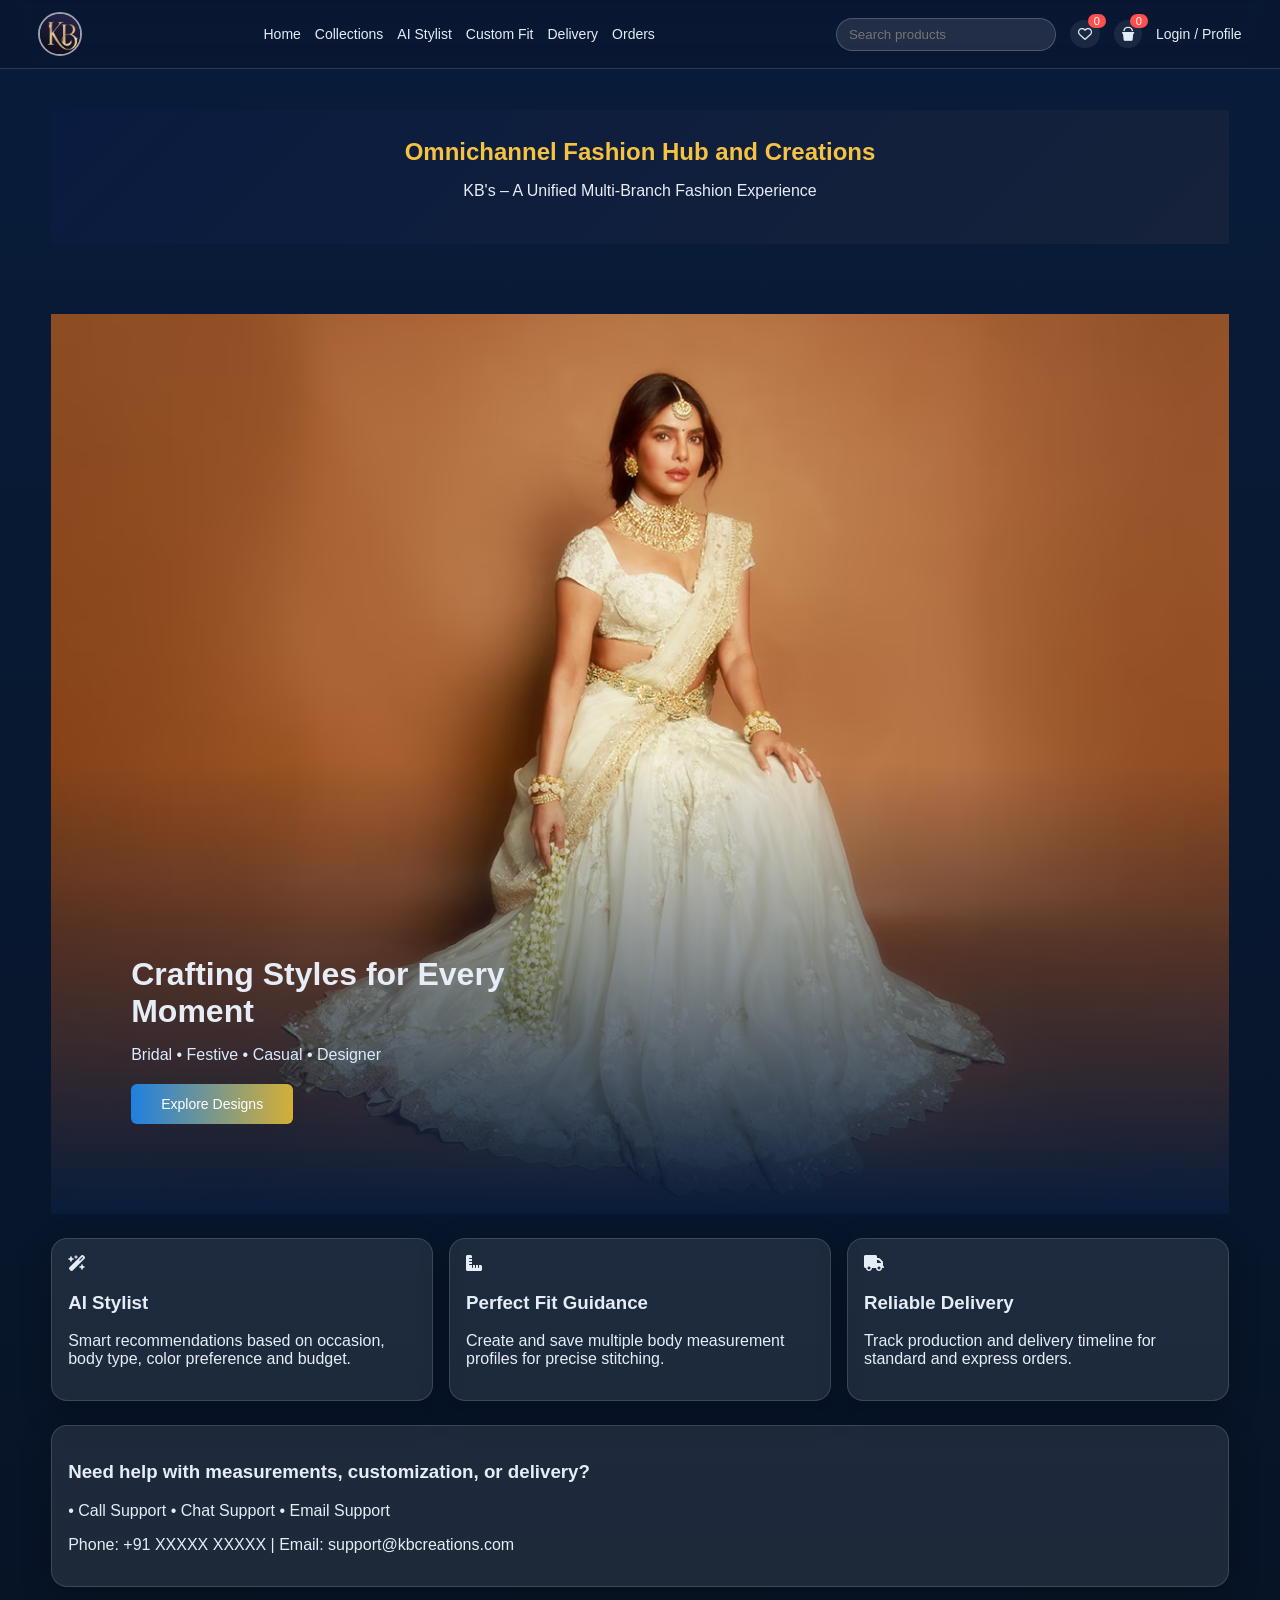
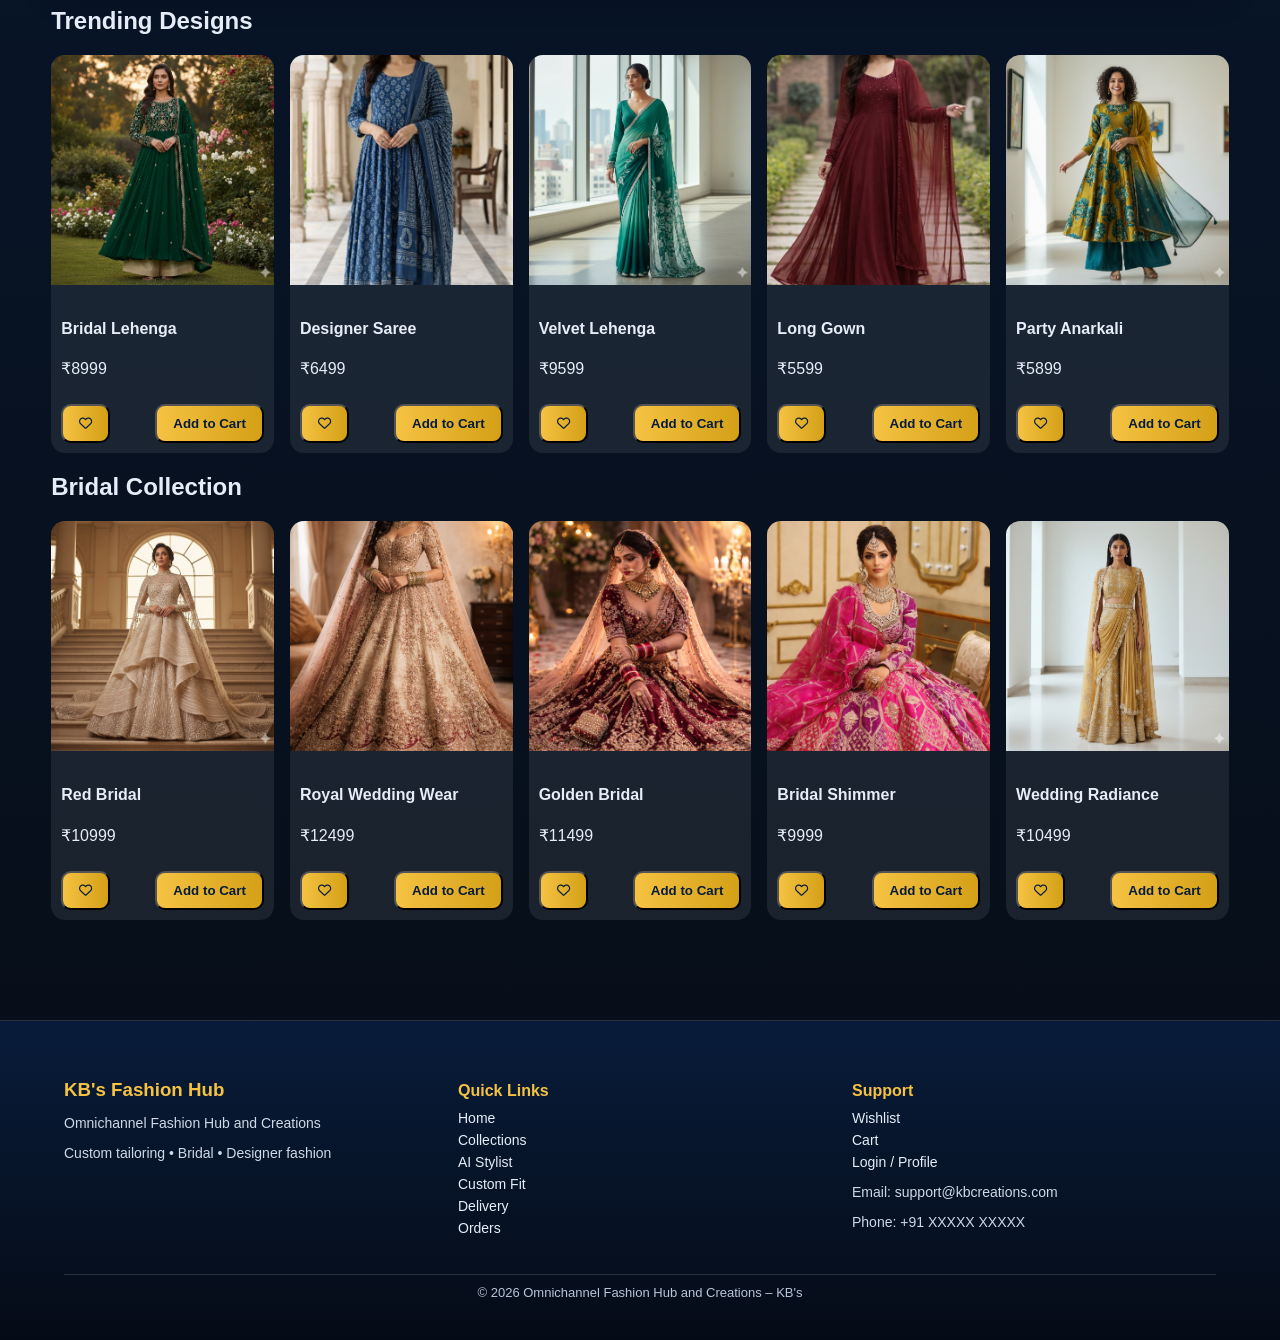
<file: index.html>
<!DOCTYPE html>
<html>

<head>
    <title>Omnichannel Fashion Hub and Creations – KB's</title>

    <meta name="viewport" content="width=device-width, initial-scale=1.0">

    <!-- Main CSS -->
    <link rel="stylesheet" href="style.css">

    <!-- Font Awesome Icons -->
    <link rel="stylesheet"
        href="https://cdnjs.cloudflare.com/ajax/libs/font-awesome/6.5.0/css/all.min.css">
</head>

<body>

    <!-- ================= NAVBAR ================= -->

    <nav class="navbar">

        <div class="nav-left">
            <a href="index.html" class="logo-circle">
                <img src="logo.png" alt="KB Logo">
            </a>
        </div>

        <div class="nav-center">
            <a href="index.html">Home</a>
            <a href="collections.html">Collections</a>
            <a href="ai-stylist.html">AI Stylist</a>
            <a href="custom-fit.html">Custom Fit</a>
            <a href="delivery.html">Delivery</a>
            <a href="orders.html">Orders</a>
        </div>

        <div class="nav-right">

            <!-- Search -->
            <div class="search-wrap">
                <input id="globalSearch" placeholder="Search products">
                <div id="searchSuggestions" class="suggestions"></div>
            </div>

            <!-- Wishlist -->
            <a class="icon-link" href="wishlist.html">
                <i class="fa-regular fa-heart"></i>
                <span class="badge wishlist-count">0</span>
            </a>

            <!-- Cart -->
            <a class="icon-link cart-link" href="cart.html">
                <i class="fa-solid fa-bucket"></i>
                <span class="badge cart-count">0</span>
            </a>

            <!-- Login -->
            <a href="login.html">Login / Profile</a>

        </div>

    </nav>

    <!-- ================= MAIN CONTENT ================= -->

    <main>

        <!-- Brand Header -->

        <section class="brand-header">
            <h1>Omnichannel Fashion Hub and Creations</h1>
            <p>KB's – A Unified Multi-Branch Fashion Experience</p>
        </section>

        <!-- ================= HERO SECTION ================= -->

        <div class="hero">

            <!-- Slides -->

            <div class="slide active"
                style="background-image:url('images/Priyanka-Chopras.jpg')"></div>

            <div class="slide"
                style="background-image:url('images/Elegant.jpg')"></div>

            <div class="slide"
                style="background-image:url('images/Website.jpg')"></div>

            <div class="slide"
                style="background-image:url('images/hero4.jpg')"></div>

            <div class="slide"
                style="background-image:url('images/hero5.jpg')"></div>

            <!-- Overlay -->

            <div class="hero-overlay"></div>

            <!-- Hero Text -->

            <div class="hero-text">

                <h2>Crafting Styles for Every Moment</h2>

                <p>Bridal • Festive • Casual • Designer</p>

                <button onclick="window.location.href='collections.html'">
                    Explore Designs
                </button>

            </div>

        </div>

        <!-- ================= FEATURES ================= -->

        

          <section class="features">

    <!-- AI Stylist -->

    <a class="feature-box" href="ai-stylist.html"
       style="text-decoration:none;color:inherit">

        <i class="fas fa-wand-magic-sparkles"></i>

        <h3>AI Stylist</h3>

        <p>Smart recommendations based on occasion, body type,
           color preference and budget.</p>

    </a>


    <!-- Custom Fit -->

    <a class="feature-box" href="custom-fit.html"
       style="text-decoration:none;color:inherit">

        <i class="fas fa-ruler-combined"></i>

        <h3>Perfect Fit Guidance</h3>

        <p>Create and save multiple body measurement profiles
           for precise stitching.</p>

    </a>


    <!-- Delivery -->

    <a class="feature-box" href="delivery.html"
       style="text-decoration:none;color:inherit">

        <i class="fas fa-truck"></i>

        <h3>Reliable Delivery</h3>

        <p>Track production and delivery timeline
           for standard and express orders.</p>

    </a>

</section>
          

        <!-- ================= HELPLINE CARD ================= -->

        <section class="flash-card glass-card">

            <h3>Need help with measurements, customization, or delivery?</h3>

            <p>• Call Support • Chat Support • Email Support</p>

            <p>
                Phone: +91 XXXXX XXXXX |
                Email: support@kbcreations.com
            </p>

        </section>

        <!-- ================= PRODUCTS ================= -->

        <h2>Trending Designs</h2>
        <section id="trendingGrid" class="product-grid"></section>

        <h2>Bridal Collection</h2>
        <section id="bridalGrid" class="product-grid"></section>

    </main>
<!-- ================= FOOTER ================= -->

<footer class="site-footer">

    <div class="footer-container">

        <!-- Brand -->
        <div class="footer-brand">
            <h3>KB's Fashion Hub</h3>
            <p>Omnichannel Fashion Hub and Creations</p>
            <p>Custom tailoring • Bridal • Designer fashion</p>
        </div>

        <!-- Navigation -->
        <div class="footer-links">
            <h4>Quick Links</h4>

            <a href="index.html">Home</a>
            <a href="collections.html">Collections</a>
            <a href="ai-stylist.html">AI Stylist</a>
            <a href="custom-fit.html">Custom Fit</a>
            <a href="delivery.html">Delivery</a>
            <a href="orders.html">Orders</a>
        </div>

        <!-- Support -->
        <div class="footer-support">
            <h4>Support</h4>

            <a href="wishlist.html">Wishlist</a>
            <a href="cart.html">Cart</a>
            <a href="login.html">Login / Profile</a>

            <p>Email: support@kbcreations.com</p>
            <p>Phone: +91 XXXXX XXXXX</p>
        </div>

    </div>

    <div class="footer-bottom">
        © 2026 Omnichannel Fashion Hub and Creations – KB's
    </div>

</footer>
    <!-- ================= JAVASCRIPT ================= -->

    <script src="script.js"></script>

</body>

</html>
</file>
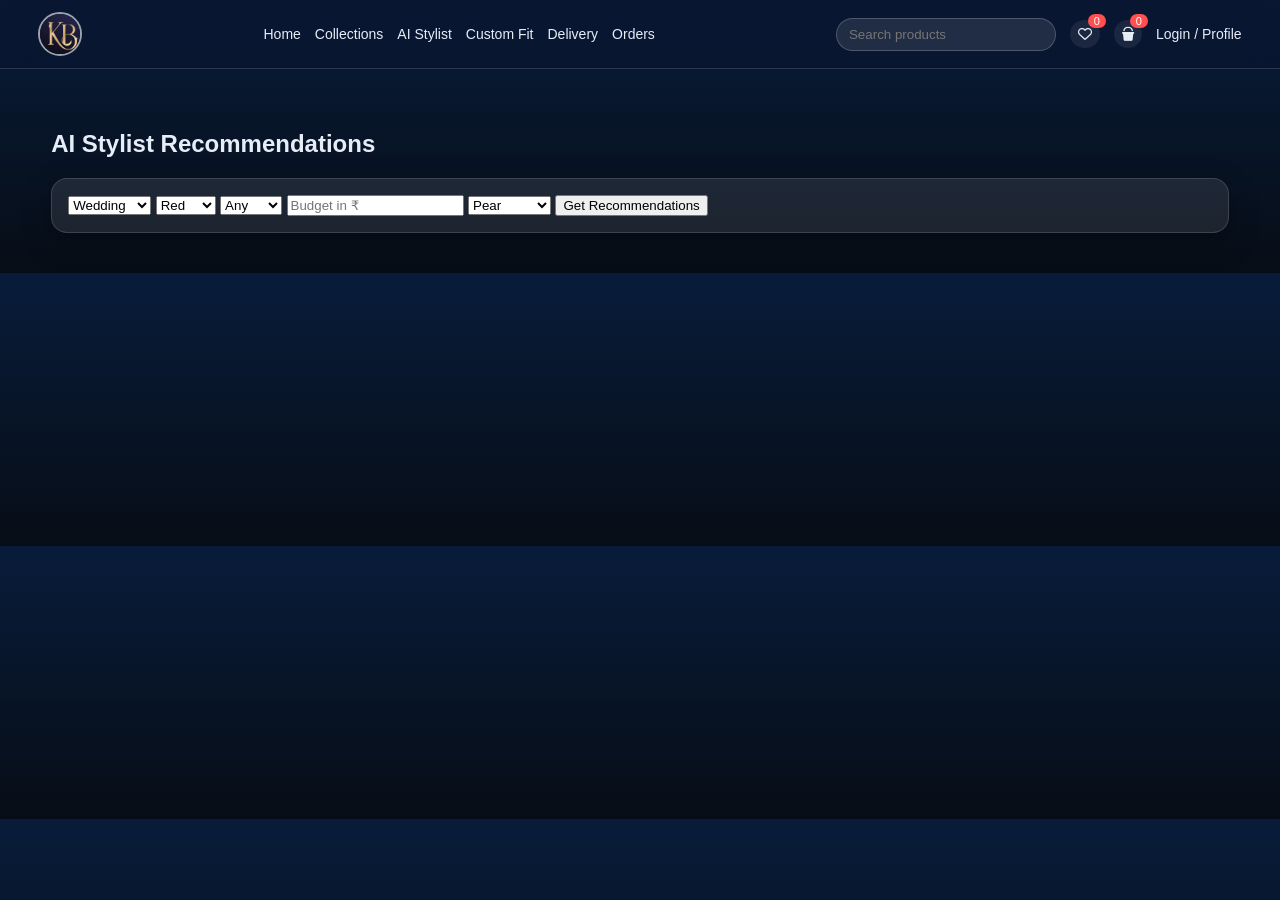
<file: ai-stylist.html>
<!DOCTYPE html>
<html>

<head>
    <title>AI Stylist - KB's</title>

    <meta name="viewport" content="width=device-width, initial-scale=1">

    <!-- Styles -->
    <link rel="stylesheet" href="style.css">

    <!-- Font Awesome Icons -->
    <link rel="stylesheet"
          href="https://cdnjs.cloudflare.com/ajax/libs/font-awesome/6.5.0/css/all.min.css">
</head>

<body>

    <!-- NAVBAR -->
    <nav class="navbar">

        <!-- Logo -->
        <div class="nav-left">
            <a href="index.html" class="logo-circle">
                <img src="logo.png">
            </a>
        </div>

        <!-- Navigation Links -->
        <div class="nav-center">
            <a href="index.html">Home</a>
            <a href="collections.html">Collections</a>
            <a href="ai-stylist.html">AI Stylist</a>
            <a href="custom-fit.html">Custom Fit</a>
            <a href="delivery.html">Delivery</a>
            <a href="orders.html">Orders</a>
        </div>

        <!-- Right Section -->
        <div class="nav-right">

            <!-- Search -->
            <div class="search-wrap">
                <input id="globalSearch" placeholder="Search products">
                <div id="searchSuggestions" class="suggestions"></div>
            </div>

            <!-- Wishlist -->
            <a class="icon-link" href="wishlist.html">
                <i class="fa-regular fa-heart"></i>
                <span class="badge wishlist-count">0</span>
            </a>

            <!-- Cart -->
            <a class="icon-link cart-link" href="cart.html">
                <i class="fa-solid fa-bucket"></i>
                <span class="badge cart-count">0</span>
            </a>

            <!-- Login -->
            <a href="login.html">Login / Profile</a>

        </div>

    </nav>


    <!-- MAIN CONTENT -->
    <main>

        <h2>AI Stylist Recommendations</h2>

        <!-- FORM -->
        <section class="glass-card">

            <form id="stylistForm" class="form-grid">

                <select name="occasion">
                    <option>Wedding</option>
                    <option>Festive</option>
                    <option>Casual</option>
                    <option>Reception</option>
                </select>

                <select name="preferredColor">
                    <option>Red</option>
                    <option>Green</option>
                    <option>Blue</option>
                    <option>Gold</option>
                </select>

                <select name="fabric">
                    <option>Any</option>
                    <option>Cotton</option>
                    <option>Silk</option>
                    <option>Linen</option>
                    <option>Satin</option>
                    <option>Velvet</option>
                </select>

                <input
                    name="budget"
                    type="number"
                    placeholder="Budget in ₹"
                >

                <select name="bodyType">
                    <option>Pear</option>
                    <option>Hourglass</option>
                    <option>Athletic</option>
                    <option>Petite</option>
                </select>

                <button>Get Recommendations</button>

            </form>

        </section>


        <!-- RESULTS -->
        <section id="stylistResults" class="product-grid"></section>

    </main>


    <!-- Script -->
    <script src="script.js"></script>

</body>
</html>
</file>
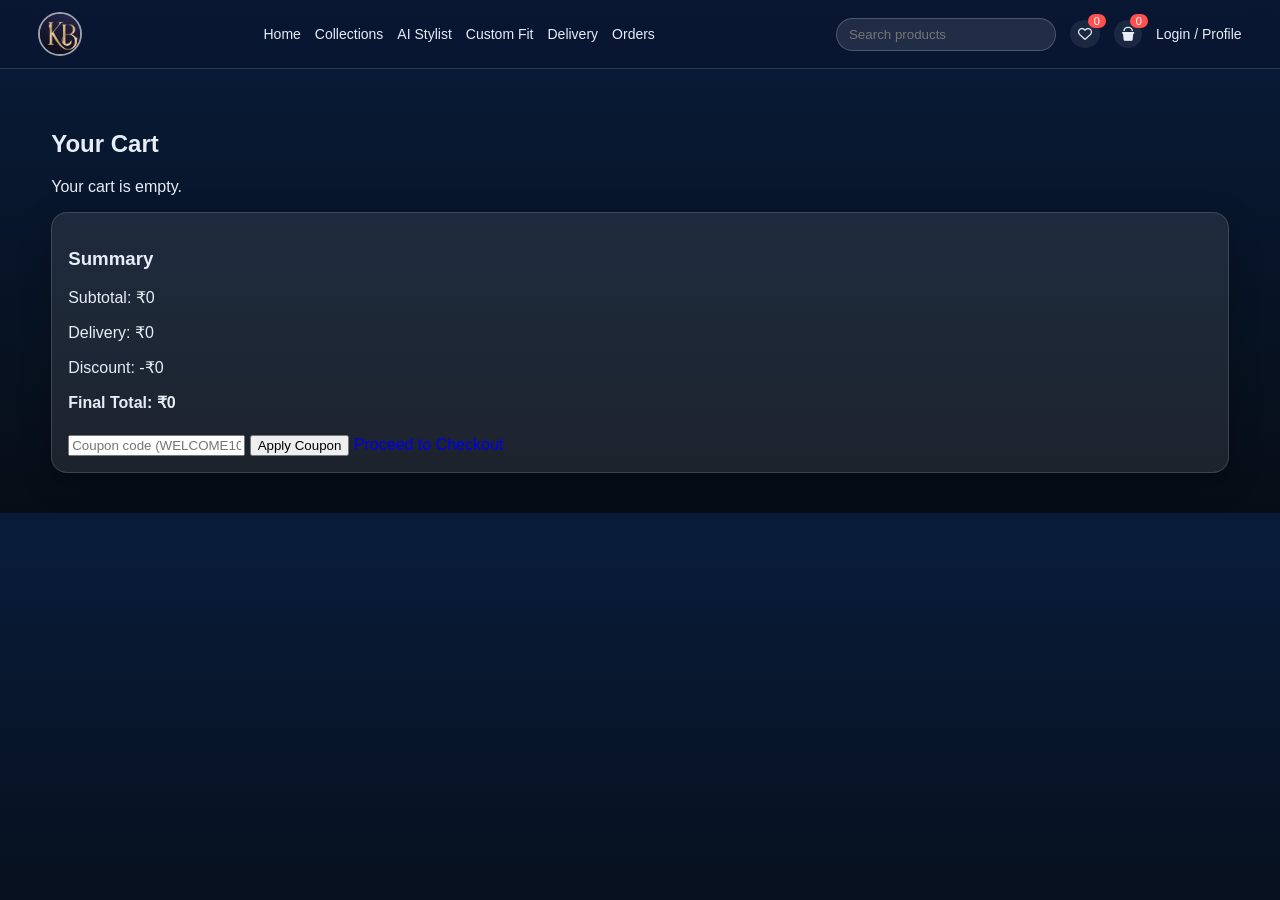
<file: cart.html>
<!DOCTYPE html>
<html>

<head>
    <title>Cart - KB's</title>

    <meta name="viewport" content="width=device-width, initial-scale=1">

    <!-- Main CSS -->
    <link rel="stylesheet" href="style.css">

    <!-- Font Awesome Icons -->
    <link rel="stylesheet"
          href="https://cdnjs.cloudflare.com/ajax/libs/font-awesome/6.5.0/css/all.min.css">
</head>

<body>

    <!-- NAVBAR -->
    <nav class="navbar">

        <!-- Logo -->
        <div class="nav-left">
            <a href="index.html" class="logo-circle">
                <img src="logo.png">
            </a>
        </div>

        <!-- Navigation Links -->
        <div class="nav-center">
            <a href="index.html">Home</a>
            <a href="collections.html">Collections</a>
            <a href="ai-stylist.html">AI Stylist</a>
            <a href="custom-fit.html">Custom Fit</a>
            <a href="delivery.html">Delivery</a>
            <a href="orders.html">Orders</a>
        </div>

        <!-- Right Section -->
        <div class="nav-right">

            <!-- Search -->
            <div class="search-wrap">
                <input id="globalSearch" placeholder="Search products">
                <div id="searchSuggestions" class="suggestions"></div>
            </div>

            <!-- Wishlist -->
            <a class="icon-link" href="wishlist.html">
                <i class="fa-regular fa-heart"></i>
                <span class="badge wishlist-count">0</span>
            </a>

            <!-- Cart -->
            <a class="icon-link cart-link" href="cart.html">
                <i class="fa-solid fa-bucket"></i>
                <span class="badge cart-count">0</span>
            </a>

            <!-- Login -->
            <a href="login.html">Login / Profile</a>

        </div>

    </nav>


    <!-- MAIN CART SECTION -->
    <main>

        <h2>Your Cart</h2>

        <!-- CART ITEMS -->
        <section id="cartItems"></section>


        <!-- CART SUMMARY -->
        <aside class="cart-summary">

            <h3>Summary</h3>

            <p>
                Subtotal:
                <span id="subTotal">₹0</span>
            </p>

            <p>
                Delivery:
                <span id="deliveryFee">₹0</span>
            </p>

            <p>
                Discount:
                <span id="discount">₹0</span>
            </p>

            <p>
                <strong>
                    Final Total:
                    <span id="finalTotal">₹0</span>
                </strong>
            </p>

            <!-- Coupon Input -->
            <input
                id="couponCode"
                placeholder="Coupon code (WELCOME10 / FASHION20 / BRIDAL15)"
            >

            <!-- Apply Coupon -->
            <button id="applyCoupon">
                Apply Coupon
            </button>

            <!-- Checkout Button -->
            <a class="btn"
               href="checkout.html"
               style="display:inline-block; margin-top:8px; text-decoration:none">
               Proceed to Checkout
            </a>

        </aside>

    </main>


    <!-- Script -->
    <script src="script.js"></script>

</body>

</html>
</file>
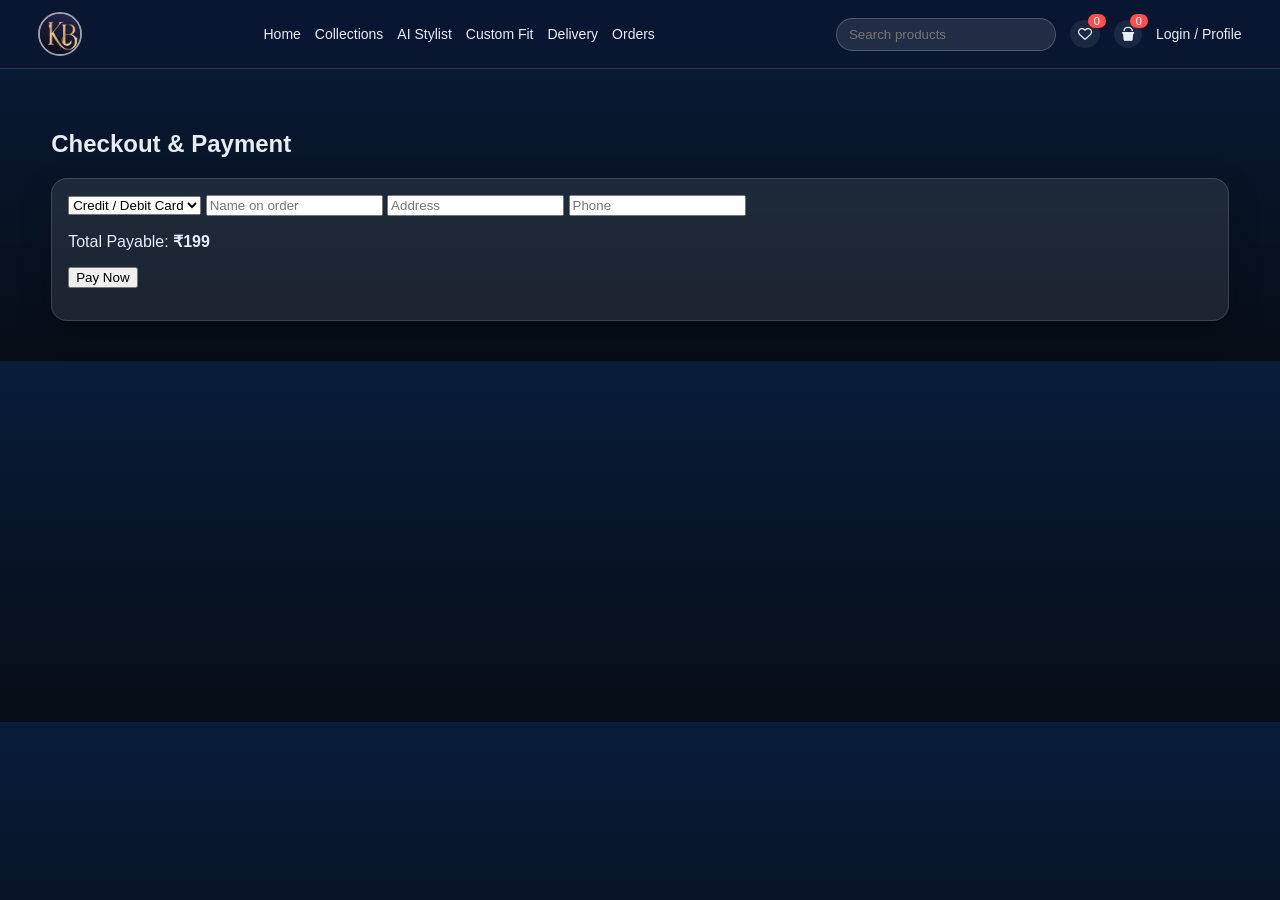
<file: checkout.html>
<!DOCTYPE html>
<html>

<head>
    <title>Checkout - KB's</title>

    <meta name="viewport" content="width=device-width, initial-scale=1">

    <!-- Main CSS -->
    <link rel="stylesheet" href="style.css">

    <!-- Font Awesome Icons -->
    <link rel="stylesheet"
          href="https://cdnjs.cloudflare.com/ajax/libs/font-awesome/6.5.0/css/all.min.css">
</head>

<body>

    <!-- NAVBAR -->
    <nav class="navbar">

        <!-- Logo -->
        <div class="nav-left">
            <a href="index.html" class="logo-circle">
                <img src="logo.png">
            </a>
        </div>

        <!-- Navigation Links -->
        <div class="nav-center">
            <a href="index.html">Home</a>
            <a href="collections.html">Collections</a>
            <a href="ai-stylist.html">AI Stylist</a>
            <a href="custom-fit.html">Custom Fit</a>
            <a href="delivery.html">Delivery</a>
            <a href="orders.html">Orders</a>
        </div>

        <!-- Right Section -->
        <div class="nav-right">

            <!-- Search -->
            <div class="search-wrap">
                <input id="globalSearch" placeholder="Search products">
                <div id="searchSuggestions" class="suggestions"></div>
            </div>

            <!-- Wishlist -->
            <a class="icon-link" href="wishlist.html">
                <i class="fa-regular fa-heart"></i>
                <span class="badge wishlist-count">0</span>
            </a>

            <!-- Cart -->
            <a class="icon-link cart-link" href="cart.html">
                <i class="fa-solid fa-bucket"></i>
                <span class="badge cart-count">0</span>
            </a>

            <!-- Login -->
            <a href="login.html">Login / Profile</a>

        </div>

    </nav>


    <!-- MAIN CHECKOUT SECTION -->
    <main>

        <h2>Checkout & Payment</h2>

        <section class="glass-card form-grid">

            <!-- Payment Method -->
            <select>
                <option>Credit / Debit Card</option>
                <option>UPI</option>
                <option>Net Banking</option>
                <option>Cash on Delivery</option>
            </select>

            <!-- Customer Details -->
            <input placeholder="Name on order">
            <input placeholder="Address">
            <input placeholder="Phone">

            <!-- Payment Summary -->
            <div>

                <p>
                    Total Payable:
                    <strong id="checkoutTotal">₹0</strong>
                </p>

                <button id="payNow">
                    Pay Now
                </button>

                <p id="payStatus"></p>

            </div>

        </section>

    </main>


    <!-- Script -->
    <script src="script.js"></script>

</body>

</html>
</file>
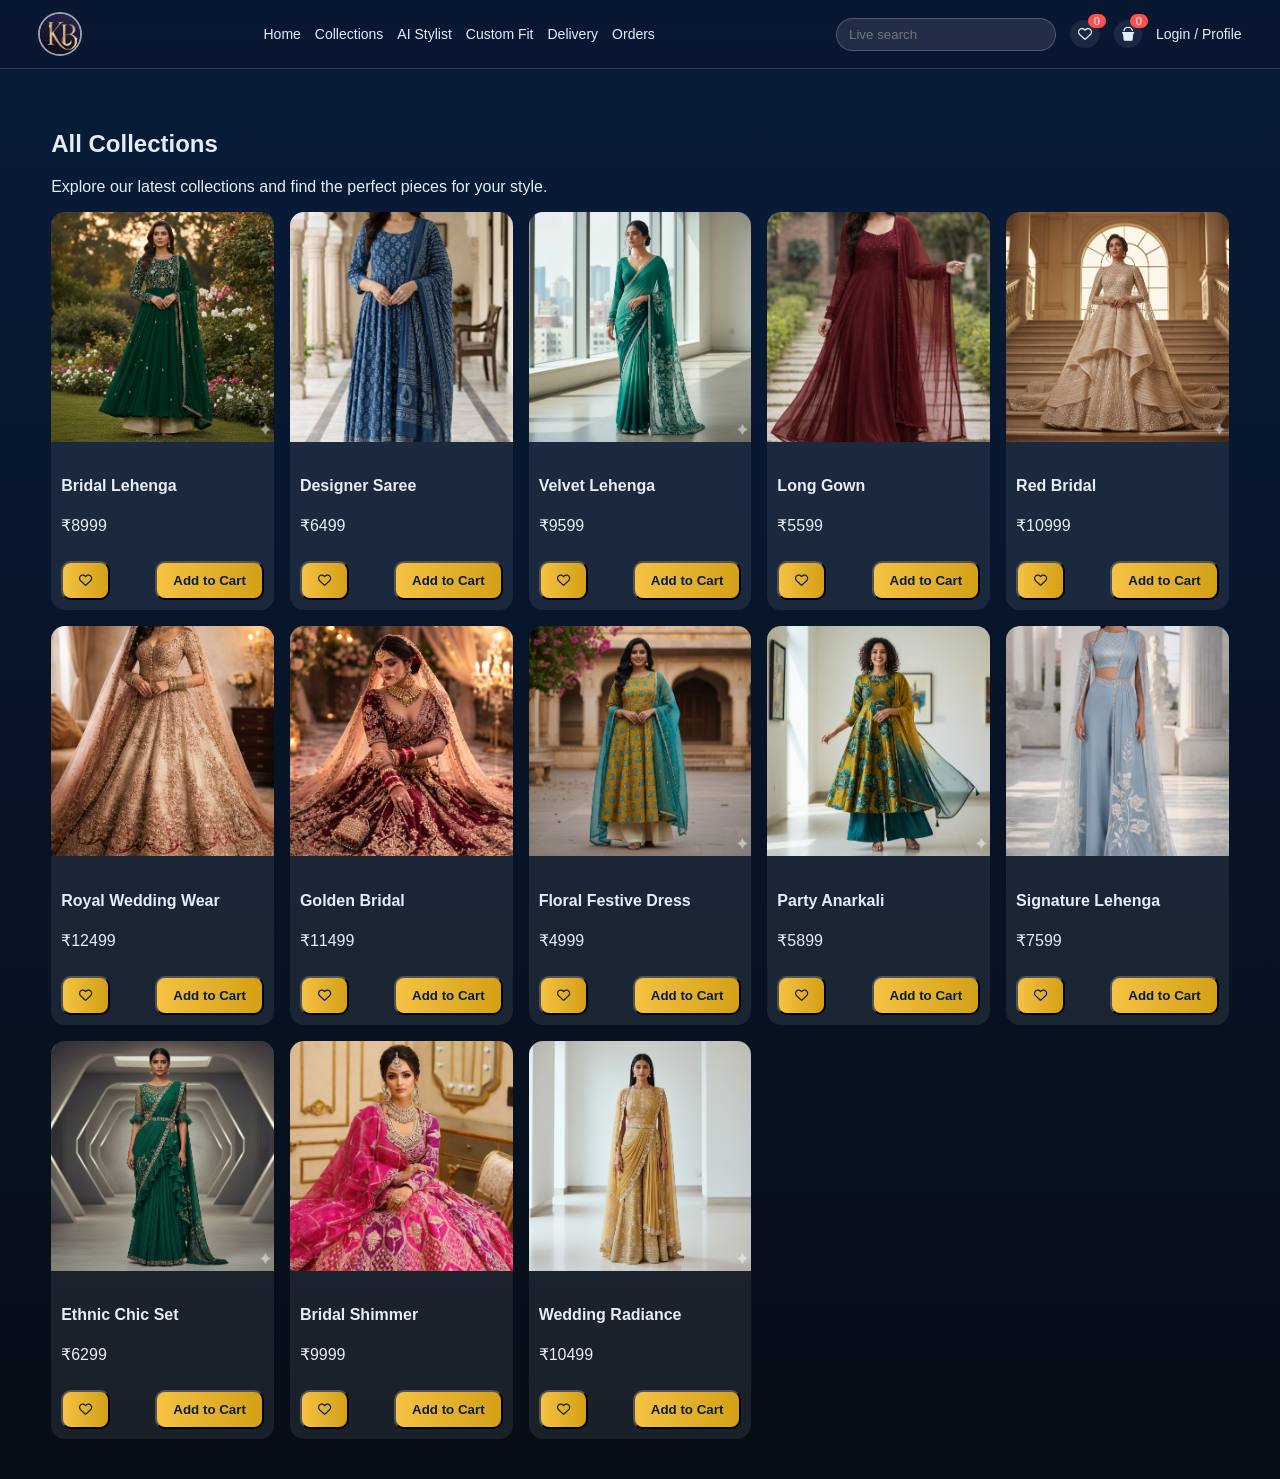
<file: collections.html>
<!DOCTYPE html>
<html>

<head>
    <title>Collections - KB's</title>

    <meta name="viewport" content="width=device-width, initial-scale=1">

    <!-- Main CSS -->
    <link rel="stylesheet" href="style.css">

    <!-- Font Awesome Icons -->
    <link rel="stylesheet"
          href="https://cdnjs.cloudflare.com/ajax/libs/font-awesome/6.5.0/css/all.min.css">
</head>

<body>

    <!-- NAVBAR -->
    <nav class="navbar">

        <!-- Logo -->
        <div class="nav-left">
            <a href="index.html" class="logo-circle">
                <img src="logo.png">
            </a>
        </div>

        <!-- Navigation Links -->
        <div class="nav-center">
            <a href="index.html">Home</a>
            <a href="collections.html">Collections</a>
            <a href="ai-stylist.html">AI Stylist</a>
            <a href="custom-fit.html">Custom Fit</a>
            <a href="delivery.html">Delivery</a>
            <a href="orders.html">Orders</a>
        </div>

        <!-- Right Section -->
        <div class="nav-right">

            <!-- Search -->
            <div class="search-wrap">
                <input id="globalSearch" placeholder="Live search">
                <div id="searchSuggestions" class="suggestions"></div>
            </div>

            <!-- Wishlist -->
            <a class="icon-link" href="wishlist.html">
                <i class="fa-regular fa-heart"></i>
                <span class="badge wishlist-count">0</span>
            </a>

            <!-- Cart -->
            <a class="icon-link cart-link" href="cart.html">
                <i class="fa-solid fa-bucket"></i>
                <span class="badge cart-count">0</span>
            </a>

            <!-- Login -->
            <a href="login.html">Login / Profile</a>

        </div>

    </nav>


    <!-- MAIN COLLECTION SECTION -->
    <main>

        <h2>All Collections</h2>

        <p>
            Explore our latest collections and find the perfect pieces for your style.
        </p>

        <!-- Products Grid -->
        <section id="collectionGrid" class="product-grid"></section>

    </main>


    <!-- Script -->
    <script src="script.js"></script>

</body>

</html>
</file>
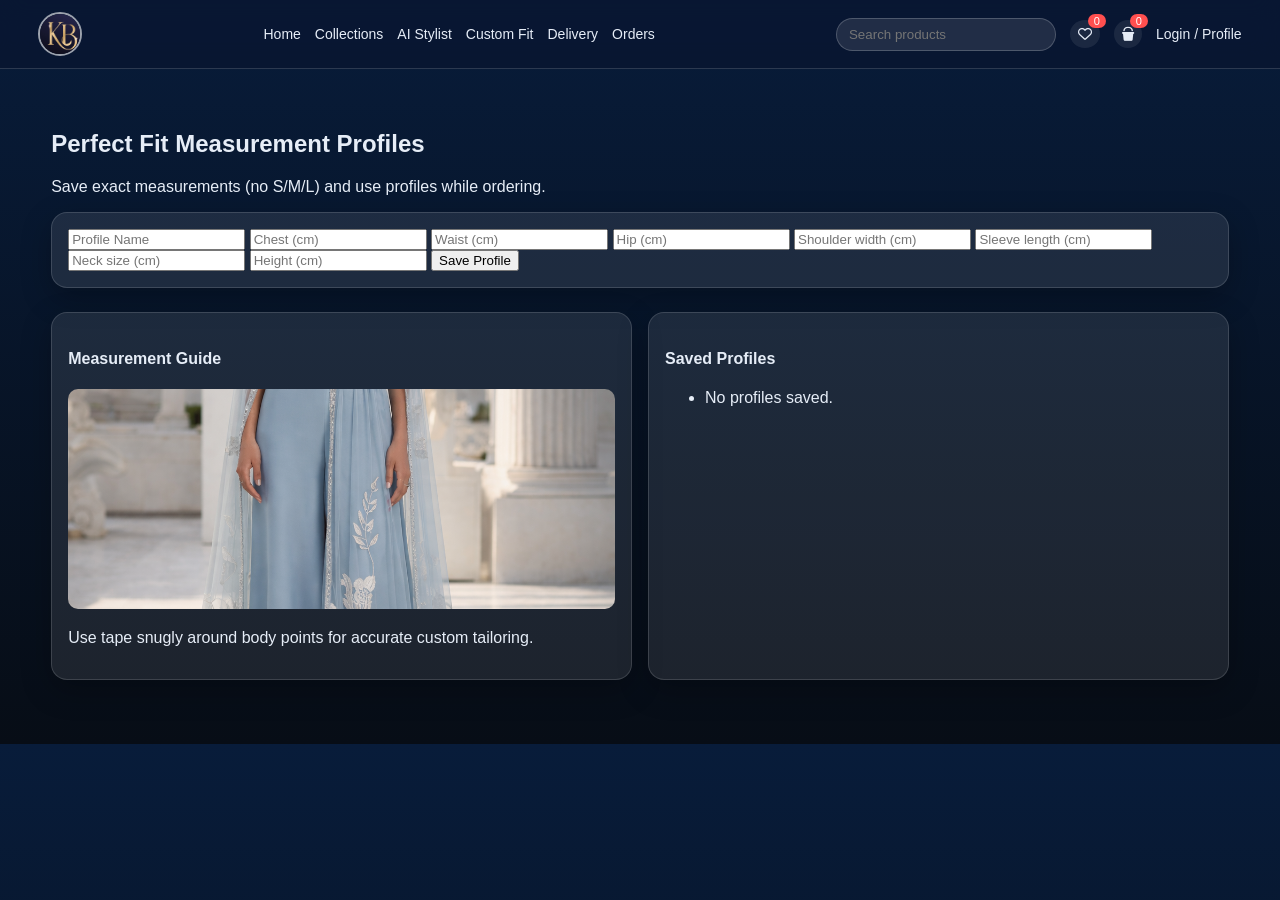
<file: custom-fit.html>
<!DOCTYPE html>
<html>

<head>
    <title>Custom Fit - KB's</title>

    <meta name="viewport" content="width=device-width, initial-scale=1">

    <!-- Main CSS -->
    <link rel="stylesheet" href="style.css">

    <!-- Font Awesome Icons -->
    <link rel="stylesheet"
          href="https://cdnjs.cloudflare.com/ajax/libs/font-awesome/6.5.0/css/all.min.css">
</head>

<body>

    <!-- NAVBAR -->
    <nav class="navbar">

        <!-- Logo -->
        <div class="nav-left">
            <a href="index.html" class="logo-circle">
                <img src="logo.png">
            </a>
        </div>

        <!-- Navigation Links -->
        <div class="nav-center">
            <a href="index.html">Home</a>
            <a href="collections.html">Collections</a>
            <a href="ai-stylist.html">AI Stylist</a>
            <a href="custom-fit.html">Custom Fit</a>
            <a href="delivery.html">Delivery</a>
            <a href="orders.html">Orders</a>
        </div>

        <!-- Right Section -->
        <div class="nav-right">

            <!-- Search -->
            <div class="search-wrap">
                <input id="globalSearch" placeholder="Search products">
                <div id="searchSuggestions" class="suggestions"></div>
            </div>

            <!-- Wishlist -->
            <a class="icon-link" href="wishlist.html">
                <i class="fa-regular fa-heart"></i>
                <span class="badge wishlist-count">0</span>
            </a>

            <!-- Cart -->
            <a class="icon-link cart-link" href="cart.html">
                <i class="fa-solid fa-bucket"></i>
                <span class="badge cart-count">0</span>
            </a>

            <!-- Login -->
            <a href="login.html">Login / Profile</a>

        </div>

    </nav>


    <!-- MAIN CONTENT -->
    <main>

        <h2>Perfect Fit Measurement Profiles</h2>

        <p>
            Save exact measurements (no S/M/L) and use profiles while ordering.
        </p>


        <!-- MEASUREMENT FORM -->
        <section class="glass-card">

            <form id="measurementForm" class="form-grid">

                <input name="name" placeholder="Profile Name" required>

                <input name="chest" placeholder="Chest (cm)" required>

                <input name="waist" placeholder="Waist (cm)" required>

                <input name="hip" placeholder="Hip (cm)" required>

                <input name="shoulder" placeholder="Shoulder width (cm)" required>

                <input name="sleeve" placeholder="Sleeve length (cm)" required>

                <input name="neck" placeholder="Neck size (cm)" required>

                <input name="height" placeholder="Height (cm)" required>

                <button>Save Profile</button>

            </form>

        </section>


        <!-- FEATURES SECTION -->
        <section class="features">

            <!-- Measurement Guide -->
            <div class="glass-card">

                <h4>Measurement Guide</h4>

                <img
                    src="trending 10.jpg"
                    style="width:100%; height:220px; object-fit:cover; border-radius:10px"
                >

                <p>
                    Use tape snugly around body points for accurate custom tailoring.
                </p>

            </div>


            <!-- Saved Profiles -->
            <div class="glass-card">

                <h4>Saved Profiles</h4>

                <ul id="profiles"></ul>

            </div>

        </section>

    </main>


    <!-- Script -->
    <script src="script.js"></script>

</body>

</html>
</file>
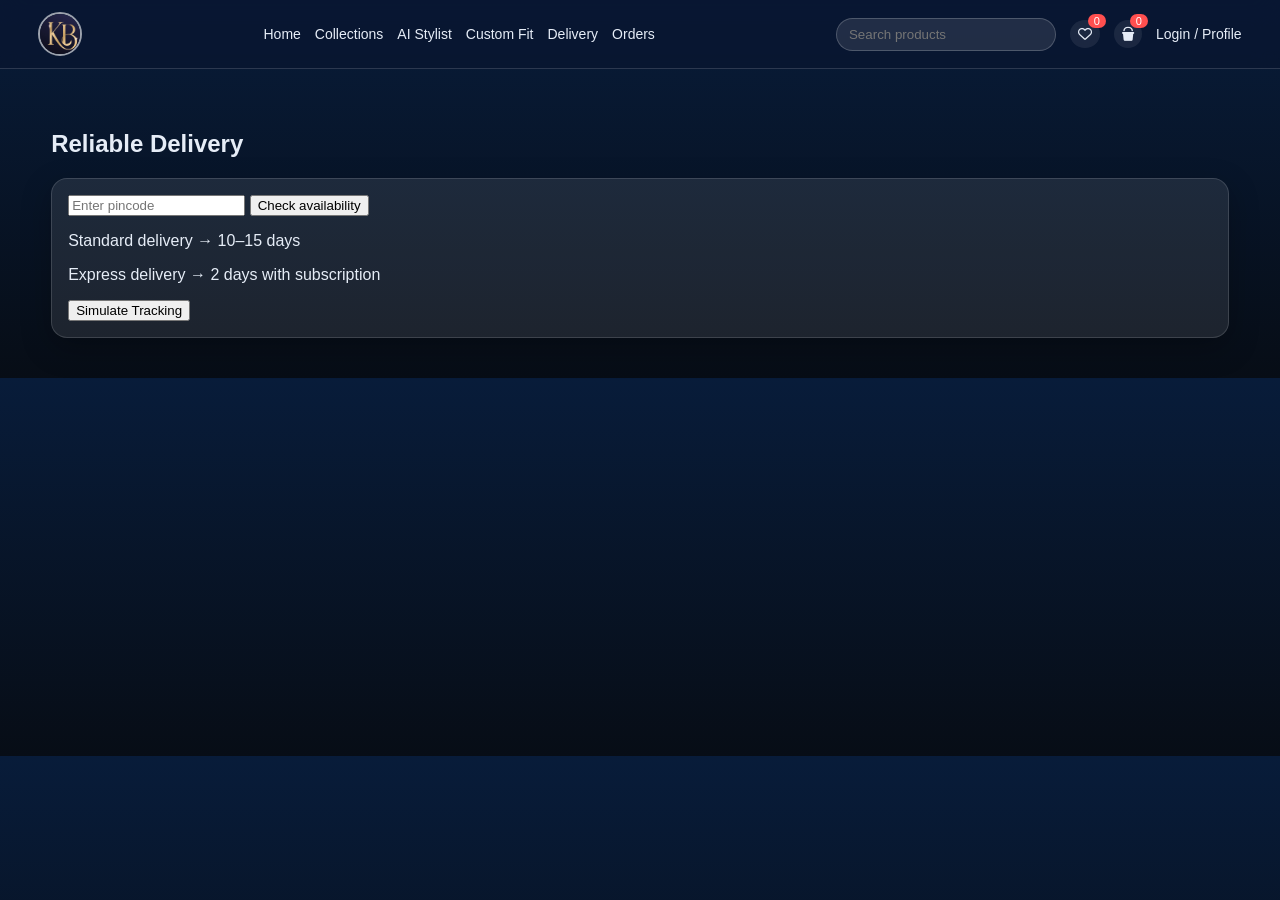
<file: delivery.html>
<!DOCTYPE html>
<html>

<head>
    <title>Delivery - KB's</title>

    <meta name="viewport" content="width=device-width, initial-scale=1">

    <!-- Main CSS -->
    <link rel="stylesheet" href="style.css">

    <!-- Font Awesome Icons -->
    <link rel="stylesheet"
          href="https://cdnjs.cloudflare.com/ajax/libs/font-awesome/6.5.0/css/all.min.css">
</head>

<body>

    <!-- NAVBAR -->
    <nav class="navbar">

        <!-- Logo -->
        <div class="nav-left">
            <a href="index.html" class="logo-circle">
                <img src="logo.png">
            </a>
        </div>

        <!-- Navigation Links -->
        <div class="nav-center">
            <a href="index.html">Home</a>
            <a href="collections.html">Collections</a>
            <a href="ai-stylist.html">AI Stylist</a>
            <a href="custom-fit.html">Custom Fit</a>
            <a href="delivery.html">Delivery</a>
            <a href="orders.html">Orders</a>
        </div>

        <!-- Right Section -->
        <div class="nav-right">

            <!-- Search -->
            <div class="search-wrap">
                <input id="globalSearch" placeholder="Search products">
                <div id="searchSuggestions" class="suggestions"></div>
            </div>

            <!-- Wishlist -->
            <a class="icon-link" href="wishlist.html">
                <i class="fa-regular fa-heart"></i>
                <span class="badge wishlist-count">0</span>
            </a>

            <!-- Cart -->
            <a class="icon-link cart-link" href="cart.html">
                <i class="fa-solid fa-bucket"></i>
                <span class="badge cart-count">0</span>
            </a>

            <!-- Login -->
            <a href="login.html">Login / Profile</a>

        </div>

    </nav>


    <!-- MAIN DELIVERY SECTION -->
    <main>

        <h2>Reliable Delivery</h2>

        <section class="glass-card">

            <!-- Pincode Check -->
            <input id="pincode" placeholder="Enter pincode">

            <button id="checkDelivery">
                Check availability
            </button>

            <p id="deliveryResult"></p>


            <!-- Delivery Info -->
            <p>Standard delivery → 10–15 days</p>

            <p>Express delivery → 2 days with subscription</p>


            <!-- Tracking Simulation -->
            <button id="startTracking">
                Simulate Tracking
            </button>

            <div id="trackingLine"></div>

        </section>

    </main>


    <!-- Script -->
    <script src="script.js"></script>

</body>

</html>
</file>
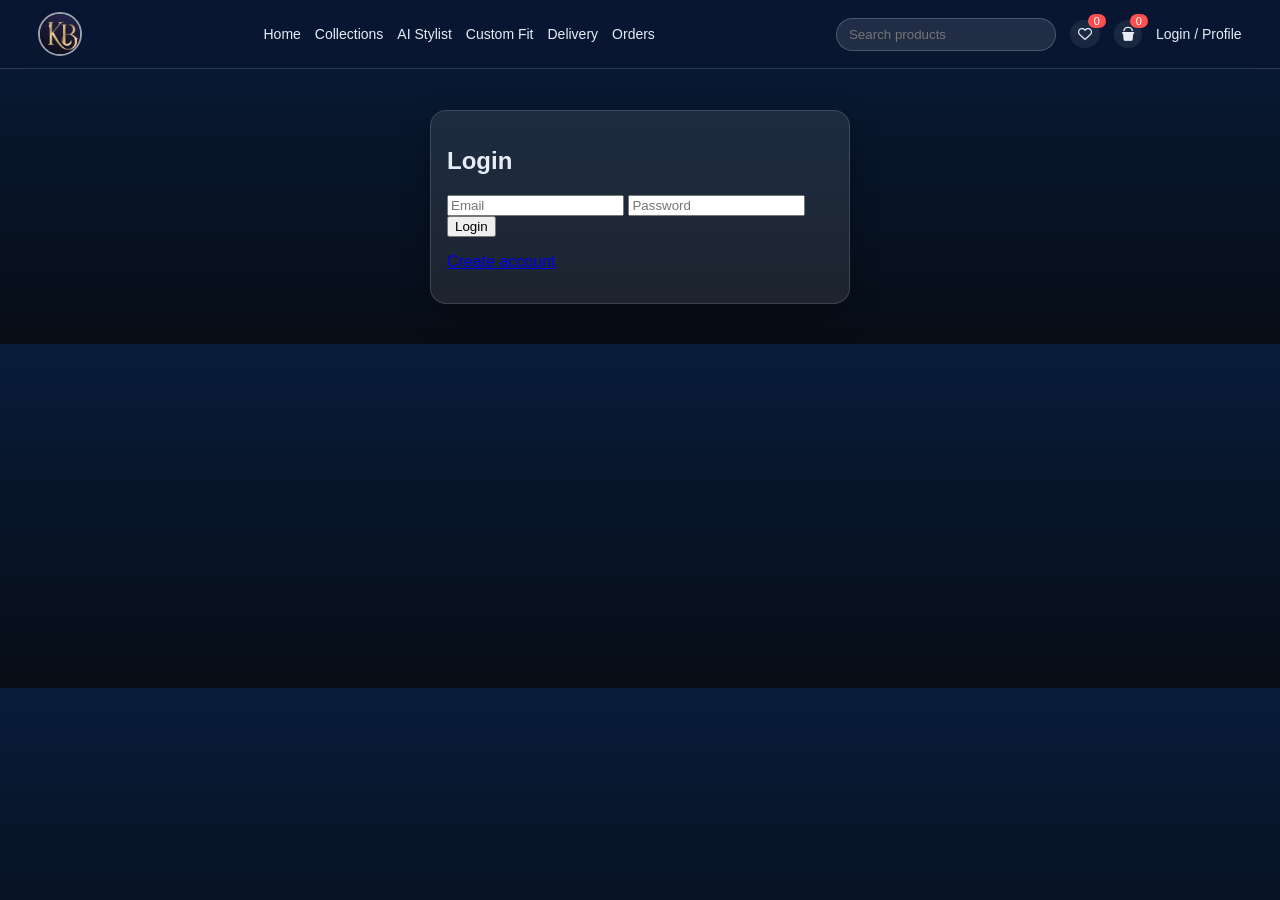
<file: login.html>
<!DOCTYPE html>
<html>

<head>
    <title>Login - KB's</title>

    <meta name="viewport" content="width=device-width, initial-scale=1">

    <!-- Main CSS -->
    <link rel="stylesheet" href="style.css">

    <!-- Font Awesome Icons -->
    <link rel="stylesheet"
          href="https://cdnjs.cloudflare.com/ajax/libs/font-awesome/6.5.0/css/all.min.css">
</head>

<body>

    <!-- NAVBAR -->
    <nav class="navbar">

        <!-- Logo -->
        <div class="nav-left">
            <a href="index.html" class="logo-circle">
                <img src="logo.png">
            </a>
        </div>

        <!-- Navigation Links -->
        <div class="nav-center">
            <a href="index.html">Home</a>
            <a href="collections.html">Collections</a>
            <a href="ai-stylist.html">AI Stylist</a>
            <a href="custom-fit.html">Custom Fit</a>
            <a href="delivery.html">Delivery</a>
            <a href="orders.html">Orders</a>
        </div>

        <!-- Right Section -->
        <div class="nav-right">

            <!-- Search -->
            <div class="search-wrap">
                <input id="globalSearch" placeholder="Search products">
                <div id="searchSuggestions" class="suggestions"></div>
            </div>

            <!-- Wishlist -->
            <a class="icon-link" href="wishlist.html">
                <i class="fa-regular fa-heart"></i>
                <span class="badge wishlist-count">0</span>
            </a>

            <!-- Cart -->
            <a class="icon-link cart-link" href="cart.html">
                <i class="fa-solid fa-bucket"></i>
                <span class="badge cart-count">0</span>
            </a>

            <!-- Login/Profile -->
            <a href="login.html">Login / Profile</a>

        </div>

    </nav>


    <!-- MAIN LOGIN SECTION -->
    <main>

        <section class="glass-card" style="max-width:420px; margin:auto">

            <h2>Login</h2>

            <!-- Email -->
            <input
                id="loginEmail"
                type="email"
                placeholder="Email"
            >

            <!-- Password -->
            <input
                id="loginPassword"
                type="password"
                placeholder="Password"
            >

            <!-- Login Button -->
            <button id="loginBtn">
                Login
            </button>

            <!-- Signup Link -->
            <p>
                <a href="signup.html">Create account</a>
            </p>

        </section>

    </main>


    <!-- Script -->
    <script src="script.js"></script>

</body>

</html>
</file>
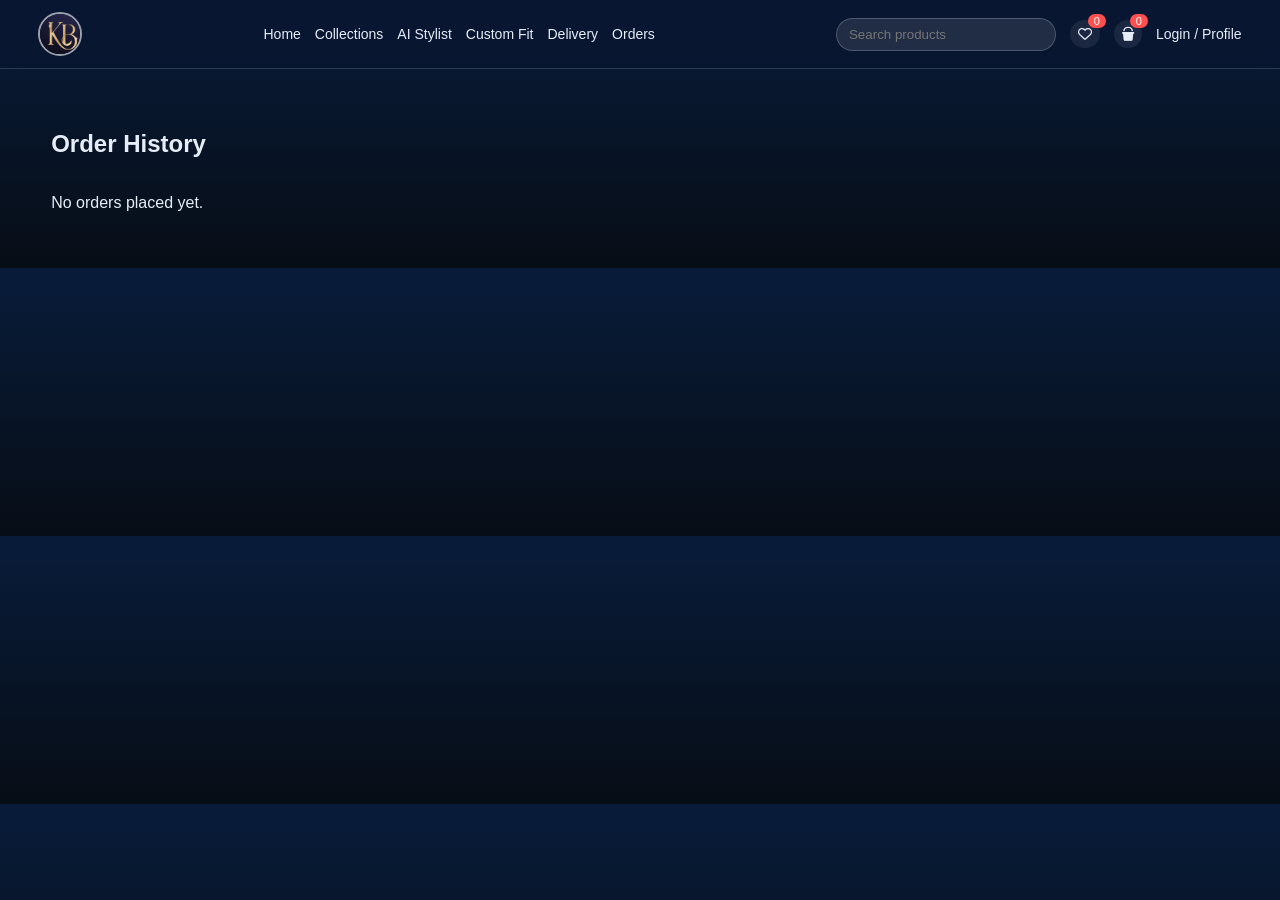
<file: orders.html>
<!DOCTYPE html>
<html>

<head>
    <title>Orders - KB's</title>

    <meta name="viewport" content="width=device-width, initial-scale=1">

    <!-- Main CSS -->
    <link rel="stylesheet" href="style.css">

    <!-- Font Awesome Icons -->
    <link rel="stylesheet"
          href="https://cdnjs.cloudflare.com/ajax/libs/font-awesome/6.5.0/css/all.min.css">
</head>

<body>

    <!-- NAVBAR -->
    <nav class="navbar">

        <!-- Logo -->
        <div class="nav-left">
            <a href="index.html" class="logo-circle">
                <img src="logo.png">
            </a>
        </div>

        <!-- Navigation Links -->
        <div class="nav-center">
            <a href="index.html">Home</a>
            <a href="collections.html">Collections</a>
            <a href="ai-stylist.html">AI Stylist</a>
            <a href="custom-fit.html">Custom Fit</a>
            <a href="delivery.html">Delivery</a>
            <a href="orders.html">Orders</a>
        </div>

        <!-- Right Section -->
        <div class="nav-right">

            <!-- Search -->
            <div class="search-wrap">
                <input id="globalSearch" placeholder="Search products">
                <div id="searchSuggestions" class="suggestions"></div>
            </div>

            <!-- Wishlist -->
            <a class="icon-link" href="wishlist.html">
                <i class="fa-regular fa-heart"></i>
                <span class="badge wishlist-count">0</span>
            </a>

            <!-- Cart -->
            <a class="icon-link cart-link" href="cart.html">
                <i class="fa-solid fa-bucket"></i>
                <span class="badge cart-count">0</span>
            </a>

            <!-- Login/Profile -->
            <a href="login.html">Login / Profile</a>

        </div>

    </nav>


    <!-- MAIN ORDERS SECTION -->
    <main>

        <h2>Order History</h2>

        <!-- Orders Display -->
        <section id="orderList" class="grid"></section>

    </main>


    <!-- Script -->
    <script src="script.js"></script>

</body>

</html>
</file>
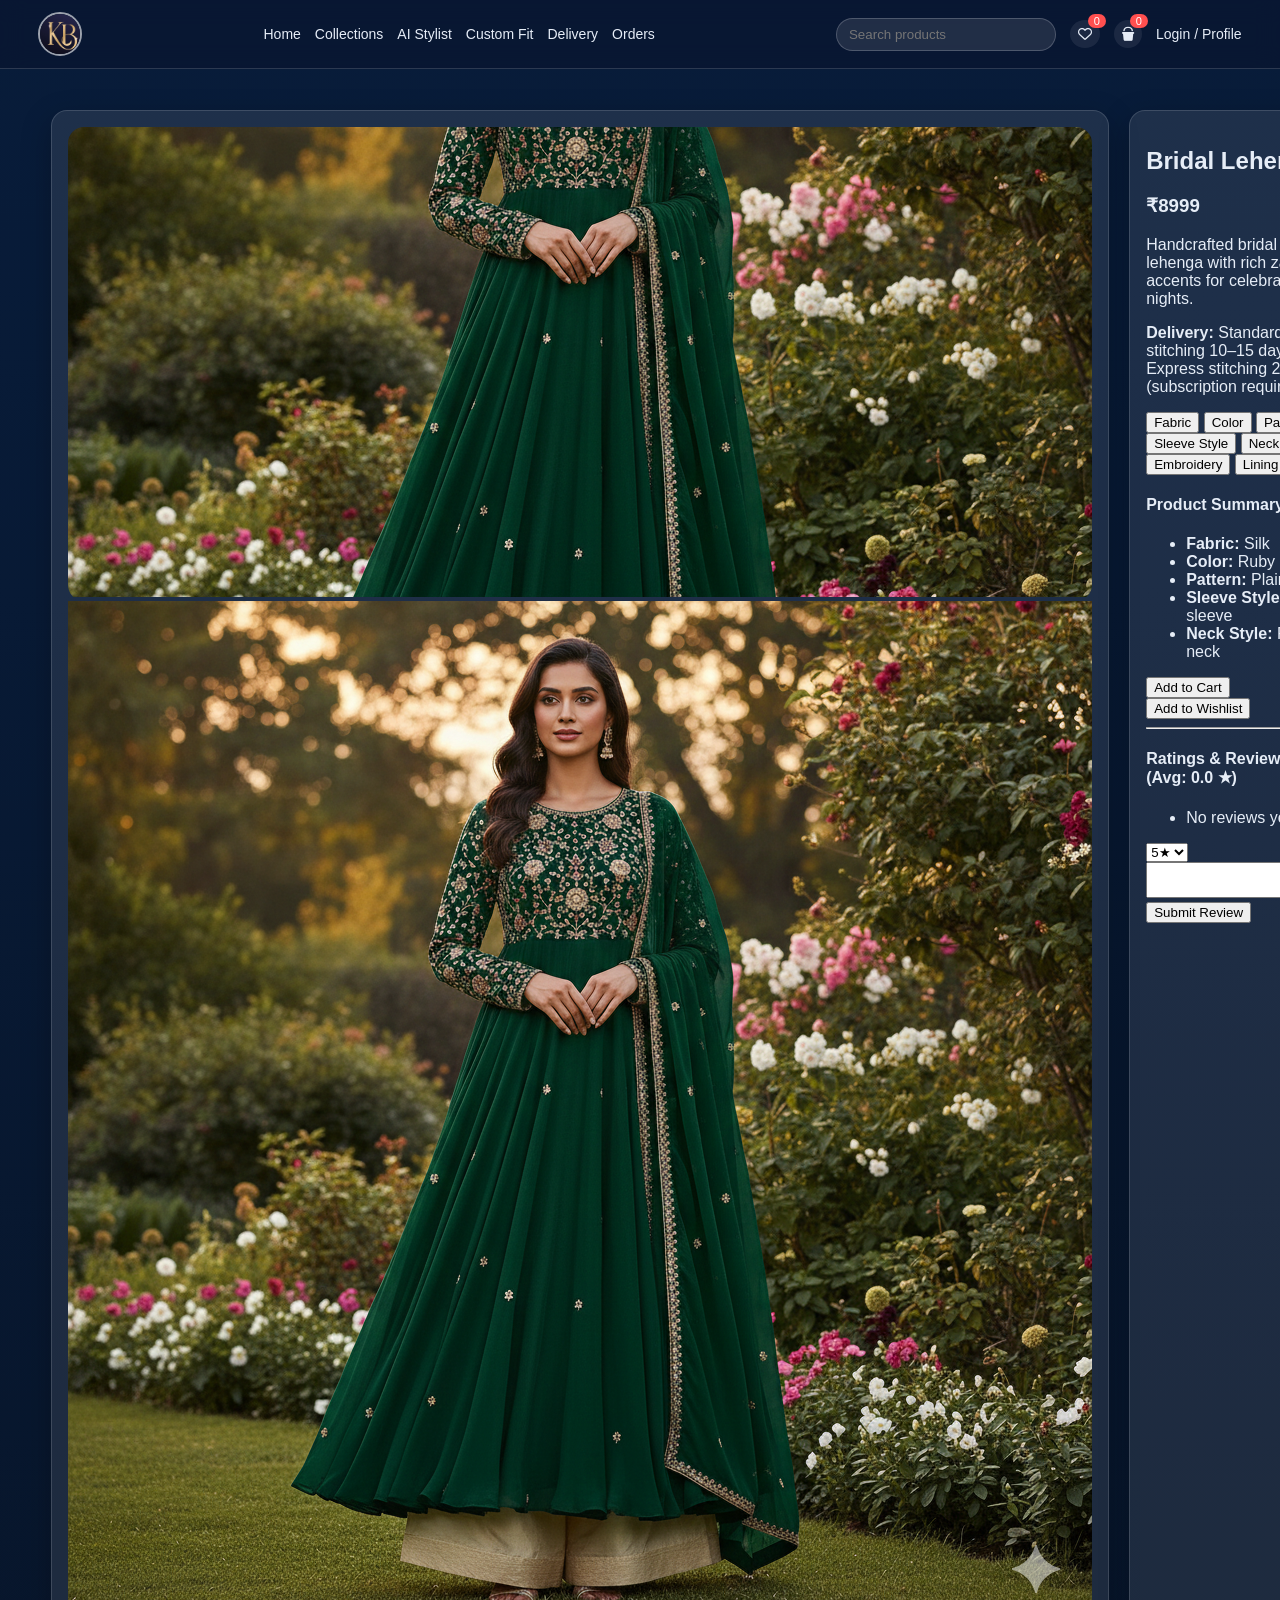
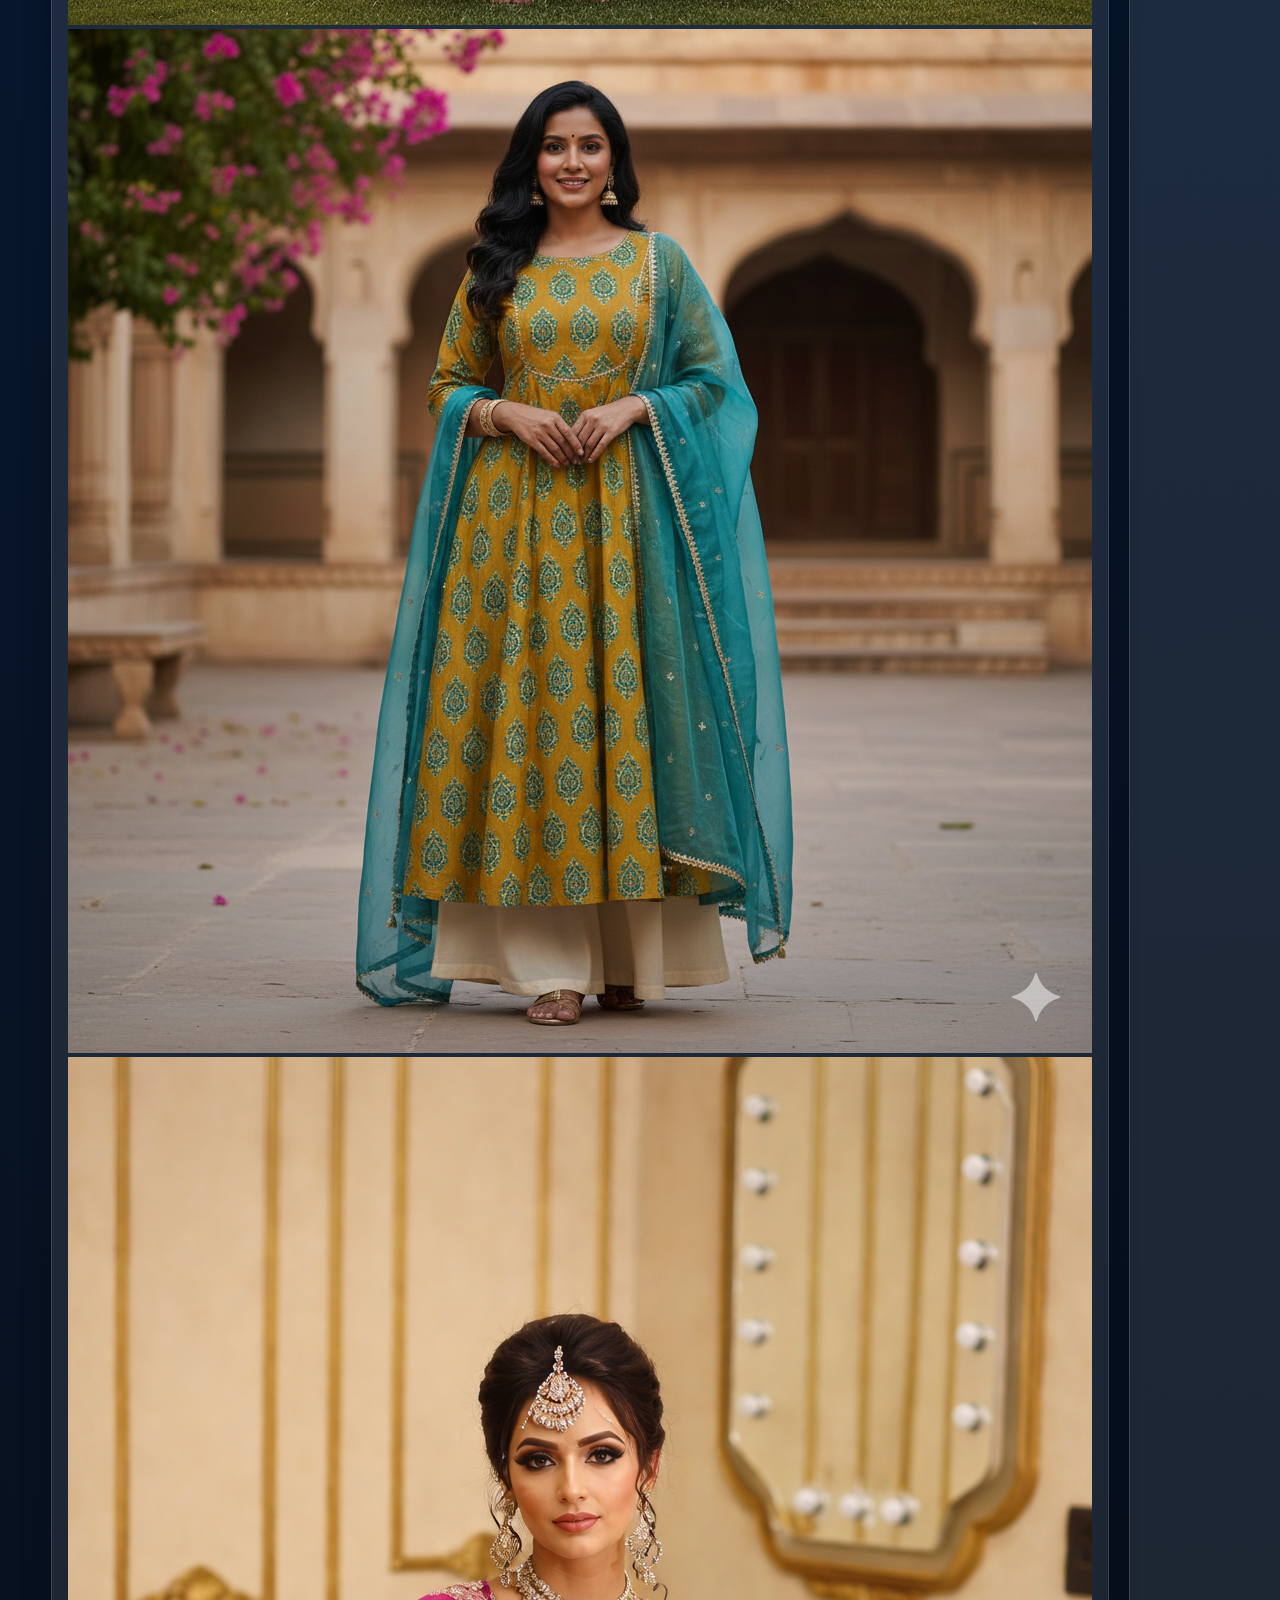
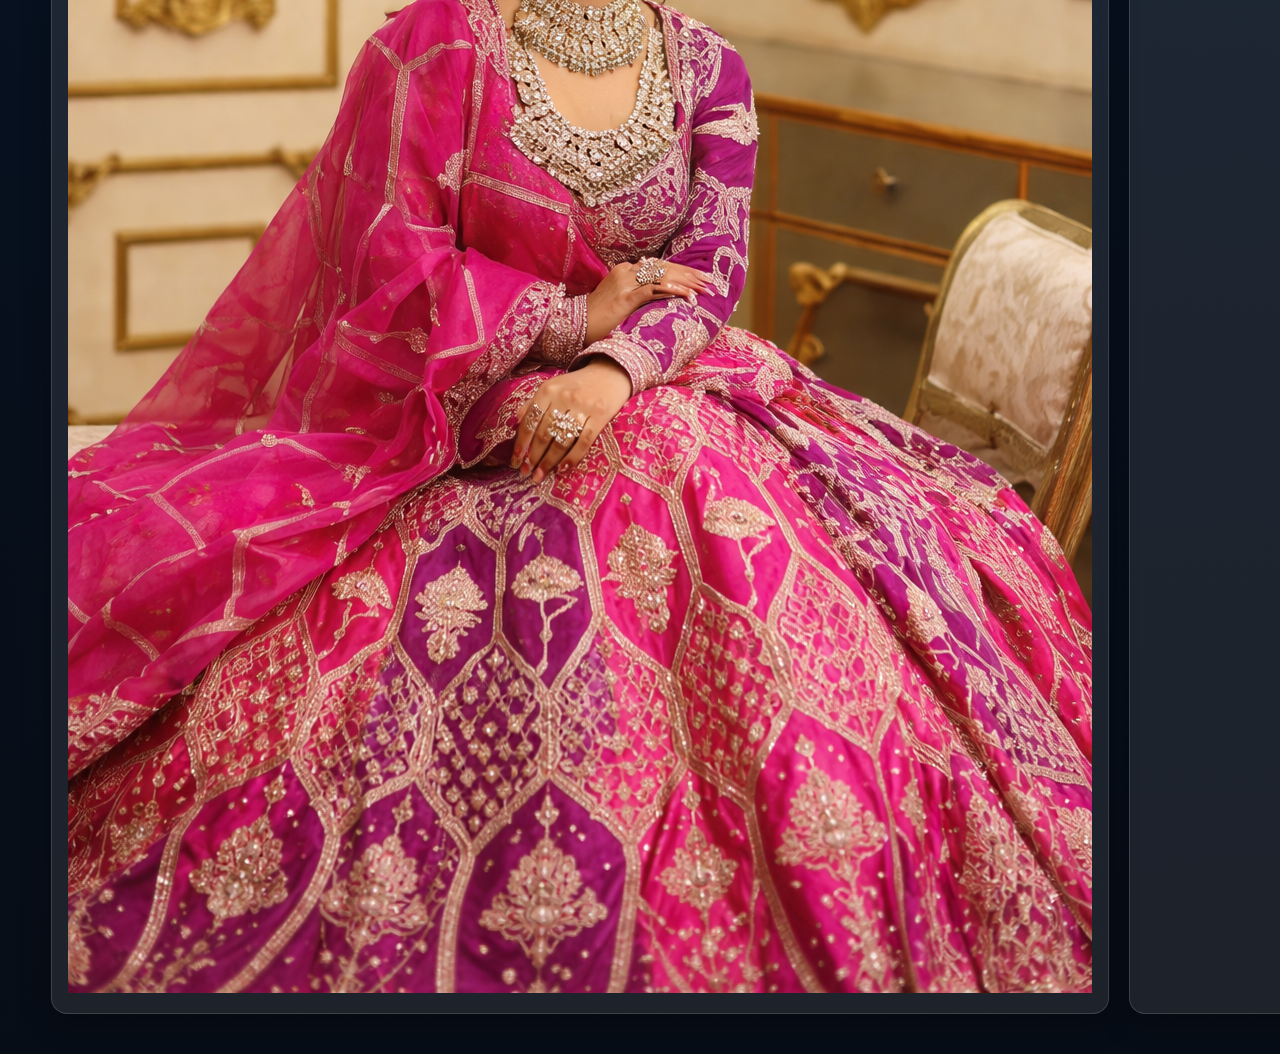
<file: product.html>
<!DOCTYPE html>
<html>

<head>
    <title>Product Details - KB's</title>

    <meta name="viewport" content="width=device-width, initial-scale=1">

    <!-- Main CSS -->
    <link rel="stylesheet" href="style.css">

    <!-- Font Awesome Icons -->
    <link rel="stylesheet"
          href="https://cdnjs.cloudflare.com/ajax/libs/font-awesome/6.5.0/css/all.min.css">
</head>

<body>

    <!-- NAVBAR -->
    <nav class="navbar">

        <!-- Logo -->
        <div class="nav-left">
            <a href="index.html" class="logo-circle">
                <img src="logo.png">
            </a>
        </div>

        <!-- Navigation Links -->
        <div class="nav-center">
            <a href="index.html">Home</a>
            <a href="collections.html">Collections</a>
            <a href="ai-stylist.html">AI Stylist</a>
            <a href="custom-fit.html">Custom Fit</a>
            <a href="delivery.html">Delivery</a>
            <a href="orders.html">Orders</a>
        </div>

        <!-- Right Section -->
        <div class="nav-right">

            <!-- Search -->
            <div class="search-wrap">
                <input id="globalSearch" placeholder="Search products">
                <div id="searchSuggestions" class="suggestions"></div>
            </div>

            <!-- Wishlist -->
            <a class="icon-link" href="wishlist.html">
                <i class="fa-regular fa-heart"></i>
                <span class="badge wishlist-count">0</span>
            </a>

            <!-- Cart -->
            <a class="icon-link cart-link" href="cart.html">
                <i class="fa-solid fa-bucket"></i>
                <span class="badge cart-count">0</span>
            </a>

            <!-- Login -->
            <a href="login.html">Login / Profile</a>

        </div>

    </nav>


    <!-- PRODUCT PAGE -->
    <main class="product-layout">

        <!-- PRODUCT IMAGES -->
        <section class="product-panel">

            <div class="preview">
                <img id="mainPreview" src="trending1.jpg" alt="preview">
                <div id="previewOverlay"></div>
            </div>

            <div id="thumbWrap" class="thumb-wrap"></div>

        </section>


        <!-- PRODUCT DETAILS -->
        <section class="product-panel">

            <h2 id="productName"></h2>
            <h3 id="productPrice"></h3>

            <p id="productDesc"></p>

            <p>
                <strong>Delivery:</strong>
                Standard stitching 10–15 days |
                Express stitching 2 days (subscription required)
            </p>


            <!-- CUSTOMIZATION OPTIONS -->
            <div class="custom-list">

                <button class="customize-btn" data-option="Fabric">Fabric</button>
                <button class="customize-btn" data-option="Color">Color</button>

                <button class="customize-btn" data-option="Pattern">Pattern</button>
                <button class="customize-btn" data-option="Sleeve Style">Sleeve Style</button>

                <button class="customize-btn" data-option="Neck Style">Neck Style</button>
                <button class="customize-btn" data-option="Embroidery">Embroidery</button>

                <button class="customize-btn" data-option="Lining">Lining</button>

            </div>


            <!-- PRODUCT SUMMARY -->
            <h4>Product Summary</h4>

            <ul id="summary"></ul>


            <!-- ACTION BUTTONS -->
            <button id="addToCartProduct">
                Add to Cart
            </button>

            <button id="addToWishlistProduct">
                Add to Wishlist
            </button>


            <hr>


            <!-- RATINGS & REVIEWS -->
            <h4>
                Ratings & Reviews
                (Avg: <span id="avgRating">0.0</span> ★)
            </h4>

            <ul id="reviewList"></ul>


            <!-- REVIEW FORM -->
            <form id="reviewForm">

                <select id="rating">
                    <option value="5">5★</option>
                    <option value="4">4★</option>
                    <option value="3">3★</option>
                </select>

                <textarea
                    id="reviewText"
                    placeholder="Write your review"
                    required>
                </textarea>

                <button>
                    Submit Review
                </button>

            </form>

        </section>

    </main>


    <!-- CUSTOMIZATION MODAL -->
    <dialog id="optionModal">

        <h3 id="modalTitle"></h3>

        <div id="optionList" class="option-grid"></div>

        <button onclick="optionModal.close()">
            Close
        </button>

    </dialog>


    <!-- Script -->
    <script src="script.js"></script>

</body>

</html>
</file>
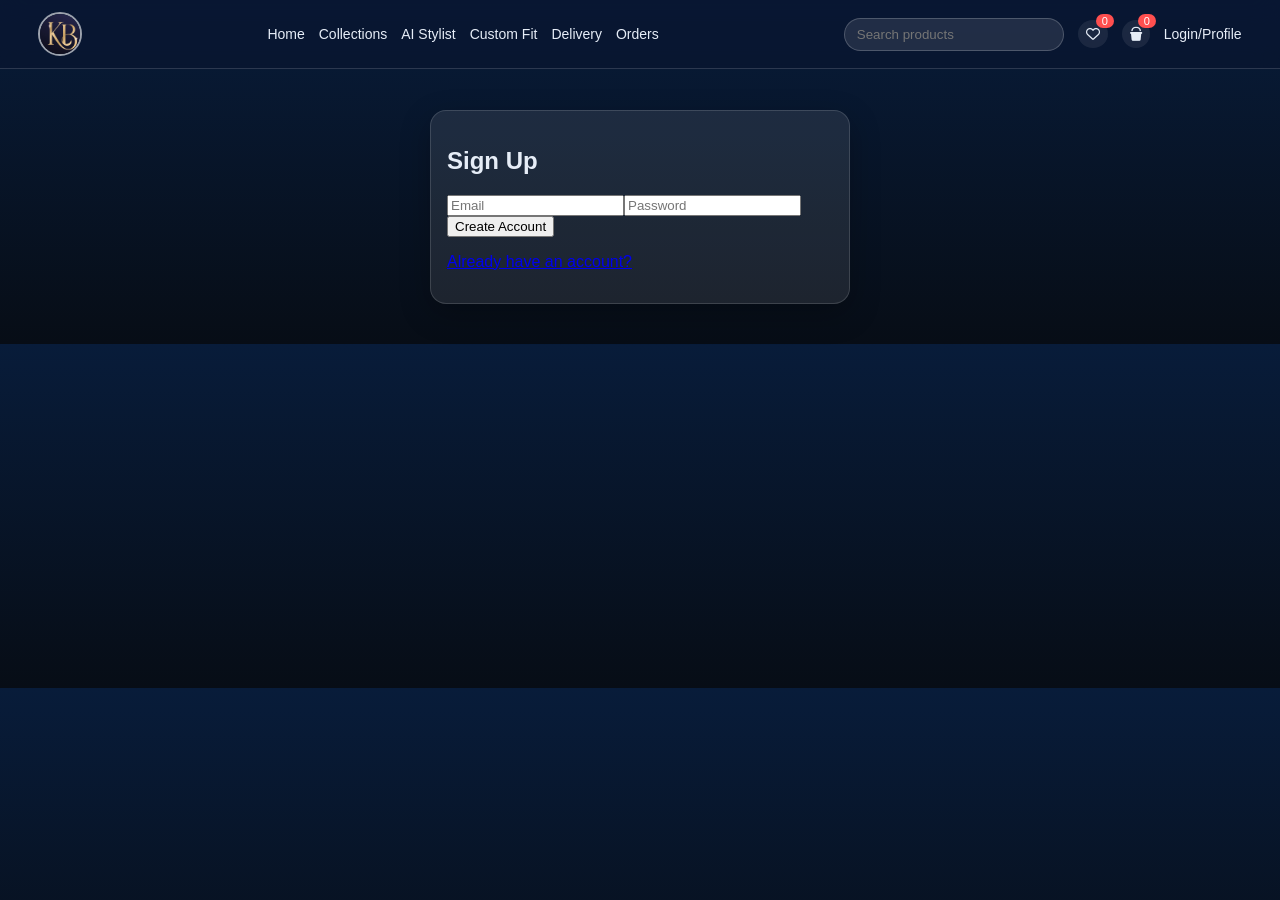
<file: signup.html>
<!DOCTYPE html><html><head><title>Sign Up - KB's</title><meta name='viewport' content='width=device-width, initial-scale=1'><link rel='stylesheet' href='style.css'><link rel='stylesheet' href='https://cdnjs.cloudflare.com/ajax/libs/font-awesome/6.5.0/css/all.min.css'></head><body>
<nav class='navbar'><div class='nav-left'><a href='index.html' class='logo-circle'><img src='logo.png'></a></div><div class='nav-center'><a href='index.html'>Home</a><a href='collections.html'>Collections</a><a href='ai-stylist.html'>AI Stylist</a><a href='custom-fit.html'>Custom Fit</a><a href='delivery.html'>Delivery</a><a href='orders.html'>Orders</a></div><div class='nav-right'><div class='search-wrap'><input id='globalSearch' placeholder='Search products'><div id='searchSuggestions' class='suggestions'></div></div><a class='icon-link' href='wishlist.html'><i class='fa-regular fa-heart'></i><span class='badge wishlist-count'>0</span></a><a class='icon-link cart-link' href='cart.html'><i class='fa-solid fa-bucket'></i><span class='badge cart-count'>0</span></a><a href='login.html'>Login/Profile</a></div></nav>
<main><section class='glass-card' style='max-width:420px;margin:auto'><h2>Sign Up</h2><input id='signupEmail' type='email' placeholder='Email'><input id='signupPassword' type='password' placeholder='Password'><button id='signupBtn'>Create Account</button><p><a href='login.html'>Already have an account?</a></p></section></main>
<script src='script.js'></script></body></html>
</file>
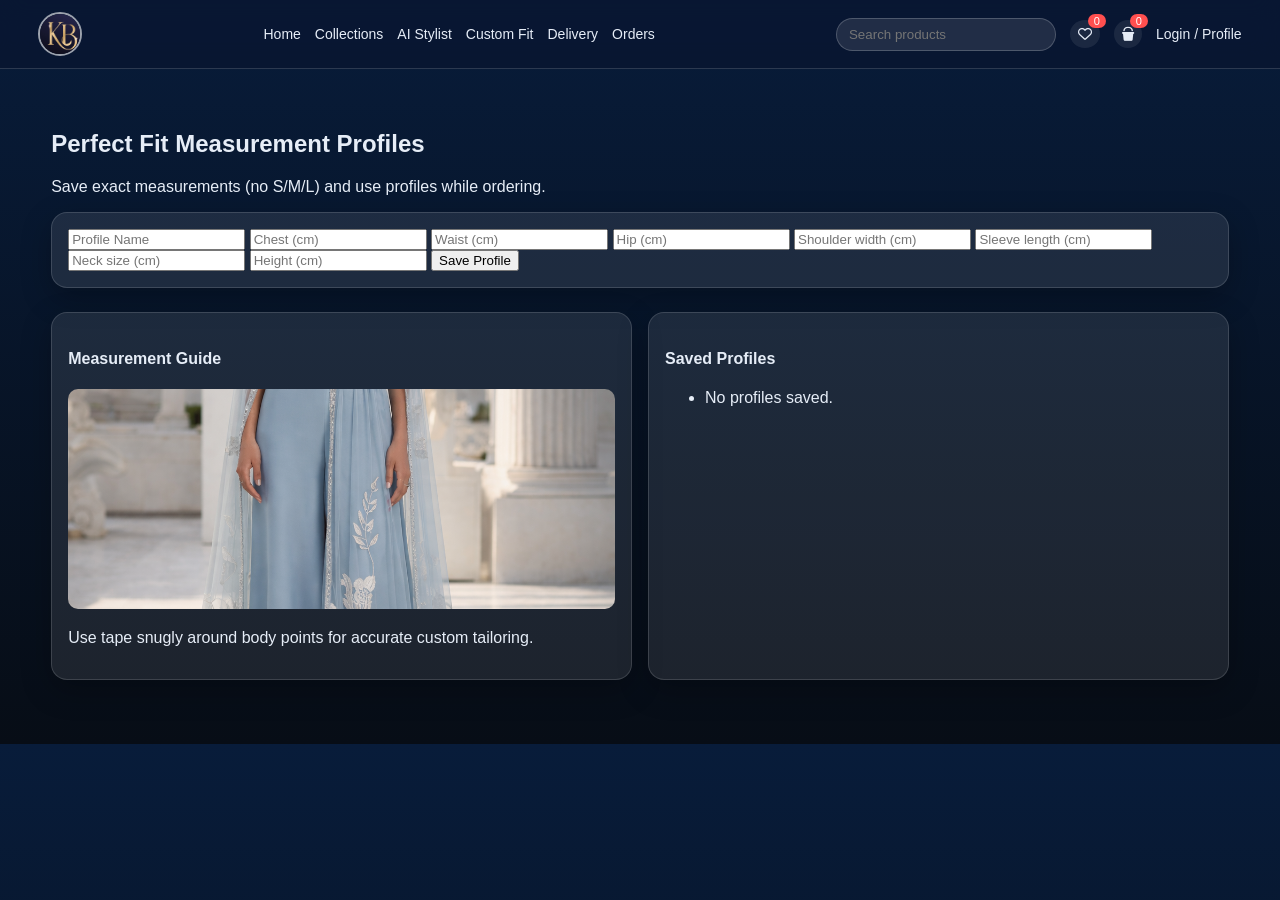
<file: size-calculator.html>
<!DOCTYPE html><html><head><meta http-equiv='refresh' content='0; url=custom-fit.html'><title>Redirecting...</title></head><body><p>Redirecting to <a href='custom-fit.html'>Custom Fit</a>.</p></body></html>
</file>
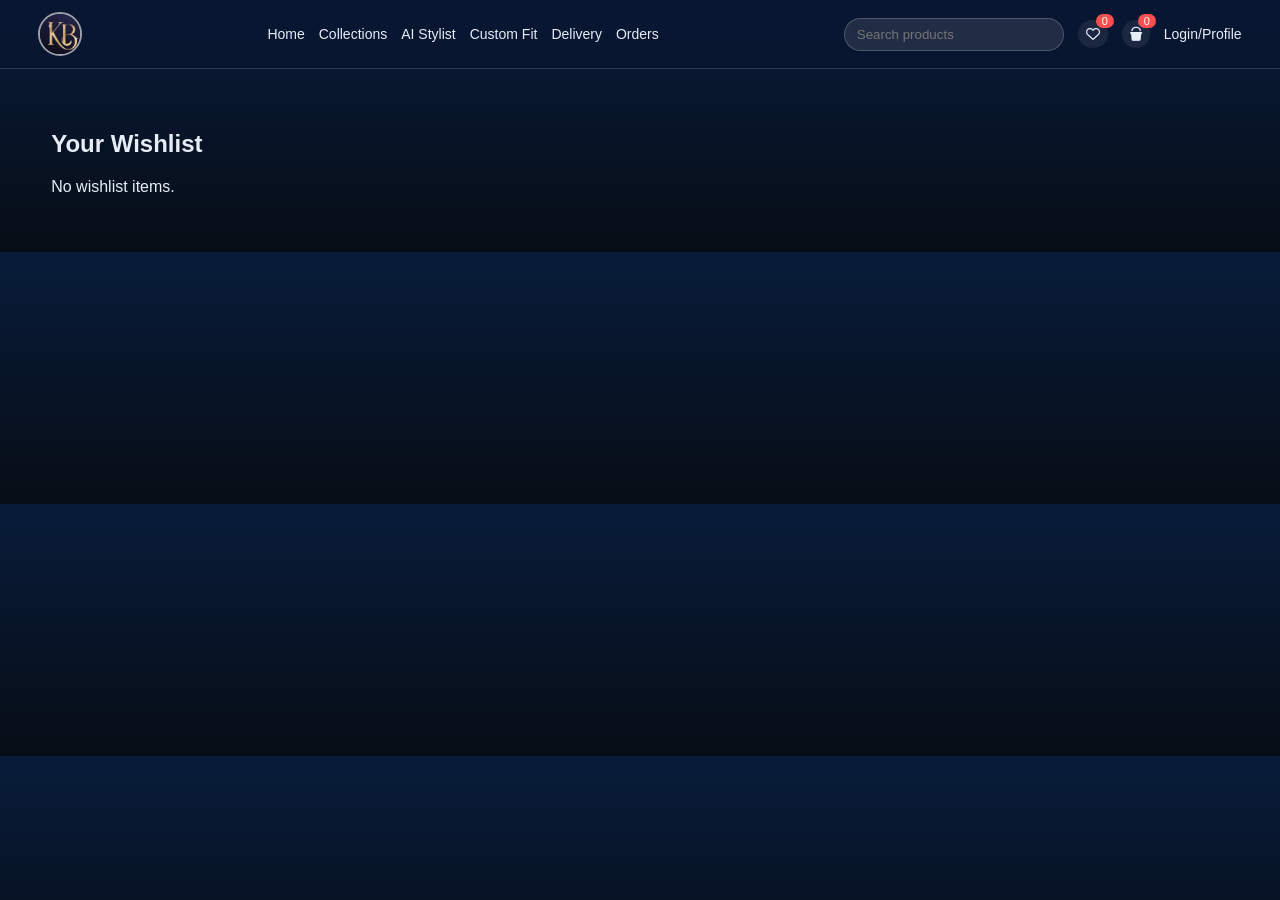
<file: wishlist.html>
<!DOCTYPE html><html><head><title>Wishlist - KB's</title><meta name='viewport' content='width=device-width, initial-scale=1'><link rel='stylesheet' href='style.css'><link rel='stylesheet' href='https://cdnjs.cloudflare.com/ajax/libs/font-awesome/6.5.0/css/all.min.css'></head><body>
<nav class='navbar'><div class='nav-left'><a href='index.html' class='logo-circle'><img src='logo.png'></a></div><div class='nav-center'><a href='index.html'>Home</a><a href='collections.html'>Collections</a><a href='ai-stylist.html'>AI Stylist</a><a href='custom-fit.html'>Custom Fit</a><a href='delivery.html'>Delivery</a><a href='orders.html'>Orders</a></div><div class='nav-right'><div class='search-wrap'><input id='globalSearch' placeholder='Search products'><div id='searchSuggestions' class='suggestions'></div></div><a class='icon-link' href='wishlist.html'><i class='fa-regular fa-heart'></i><span class='badge wishlist-count'>0</span></a><a class='icon-link cart-link' href='cart.html'><i class='fa-solid fa-bucket'></i><span class='badge cart-count'>0</span></a><a href='login.html'>Login/Profile</a></div></nav>
<main><h2>Your Wishlist</h2><section id='wishItems'></section></main>
<script src='script.js'></script></body></html>
</file>
<file: style.css>
/* ================= ROOT VARIABLES ================= */

:root {
  --bg: #081c3a;
  --bg2: #101a2c;
  --text: #e6edf7;
  --gold: #f5c242;
  --accent: #4da3ff;
}

/* ================= GLOBAL RESET ================= */

* {
  box-sizing: border-box;
}

html {
  scroll-behavior: smooth;
}

body {
  margin: 0;
  font-family: Segoe UI, sans-serif;
  background: linear-gradient(180deg, var(--bg), #070d16);
  color: var(--text);
}

main {
  padding: 110px 4vw 40px;
}

/* ================= NAVBAR ================= */

.navbar {
  position: fixed;
  top: 0;
  left: 0;
  right: 0;

  display: flex;
  align-items: center;
  justify-content: space-between;

  padding: 12px 3vw;

  background: rgba(10, 22, 48, 0.68);
  backdrop-filter: blur(12px);

  border-bottom: 1px solid rgba(255, 255, 255, 0.15);

  z-index: 20;
}

.nav-left,
.nav-center,
.nav-right {
  display: flex;
  align-items: center;
  gap: 14px;
}

.nav-center a,
.nav-right a {
  color: var(--text);
  text-decoration: none;
  font-size: 14px;
}

/* ================= LOGO ================= */

.logo-circle {
  width: 44px;
  height: 44px;
  border-radius: 50%;
  overflow: hidden;

  border: 2px solid rgba(255, 255, 255, 0.6);

  display: grid;
  place-items: center;
}

.logo-circle img {
  width: 100%;
  height: 100%;
  object-fit: cover;
}

/* ================= SEARCH ================= */

.search-wrap {
  position: relative;
}

.search-wrap input {
  background: rgba(255, 255, 255, 0.1);
  border: 1px solid rgba(255, 255, 255, 0.2);

  border-radius: 20px;
  padding: 8px 12px;

  color: white;
  width: 220px;
}

.suggestions {
  position: absolute;
  top: 42px;
  left: 0;
  right: 0;

  background: #10284f;
  border-radius: 12px;

  display: none;
  overflow: hidden;
}

.suggestions.open {
  display: block;
}

.suggestions button,
.suggestions p {
  width: 100%;
  text-align: left;

  background: none;
  border: none;

  padding: 10px;
  color: white;

  cursor: pointer;
  margin: 0;
}

/* ================= ICON LINKS ================= */

.icon-link {
  position: relative;
  padding: 6px 8px;

  border-radius: 50%;
  background: rgba(255, 255, 255, 0.08);
}

.badge {
  position: absolute;
  top: -6px;
  right: -6px;

  background: #ff4f4f;
  color: #fff;

  border-radius: 999px;
  font-size: 11px;

  padding: 1px 6px;
}

/* ================= BRAND HEADER ================= */

.brand-header {
  text-align: center;
  padding: 28px 10px;

  background: linear-gradient(135deg, #091b3f, #16223a);
}

.brand-header h1 {
  margin: 0;
  color: var(--gold);
}

/* ================= HERO SECTION ================= */

.hero {
  position: relative;
  height: 100vh;
  width: 100%;
  overflow: hidden;
  margin-top: 70px;
}

/* Slides */

.slide {
  position: absolute;
  width: 100%;
  height: 100%;

  background-size: cover;
  background-position: center;

  opacity: 0;

  transition: opacity 1.5s ease, transform 6s ease;
  transform: scale(1.05);
}

.slide.active {
  opacity: 1;
  transform: scale(1);
}

/* Hero overlay */

.hero-overlay {
  position: absolute;
  bottom: 0;

  width: 100%;
  height: 50%;

  background: linear-gradient(transparent, #081c3a);

  z-index: 2;
}

/* Hero text */

.hero-text {
  position: absolute;
  bottom: 90px;
  left: 80px;

  z-index: 3;
  max-width: 500px;
}

.hero-text h2 {
  font-size: 32px;
  margin-bottom: 10px;
}

.hero-text p {
  font-size: 16px;
  margin-bottom: 20px;
  color: #dbeafe;
}

.hero-text button {
  padding: 12px 30px;
  background: linear-gradient(90deg, #1f80e0, #d4af37);
  border: none;

  border-radius: 6px;
  color: white;

  cursor: pointer;
  font-size: 14px;

  transition: 0.3s;
}

.hero-text button:hover {
  transform: scale(1.05);
}

/* Hero dots */

.hero-dots {
  position: absolute;
  bottom: 30px;
  left: 50%;

  transform: translateX(-50%);
  display: flex;
  gap: 8px;

  z-index: 4;
}

.dot {
  width: 10px;
  height: 10px;

  background: #aaa;
  border-radius: 50%;
}

.dot.active {
  background: #d4af37;
}

/* ================= BUTTON RIPPLE ================= */

button:after {
  content: "";
  position: absolute;

  width: 20px;
  height: 20px;

  background: #d4af37;
  border-radius: 50%;

  transform: scale(0);
  opacity: 0;

  left: var(--x, 50%);
  top: var(--y, 50%);
}

button:active:after {
  animation: ripple 0.5s;
}
/* ================= GOLD BUTTONS ================= */

.add-cart-btn,
.wishlist-btn {
  background: linear-gradient(90deg, #f5c242, #d4a017);
  color: #081c3a;
  font-weight: 600;
  border-radius: 10px;
  padding: 10px 16px;
}

.add-cart-btn:hover,
.wishlist-btn:hover {
  background: linear-gradient(90deg, #ffd86b, #e0b52b);
}

@keyframes ripple {
  to {
    transform: scale(8);
    opacity: 0;
  }
}

/* ================= FEATURES ================= */

.features,
.grid {
  display: grid;
  gap: 16px;
}

.features {
  grid-template-columns: repeat(auto-fit, minmax(220px, 1fr));
  margin: 24px 0;
}

.feature-box,
.glass-card,
.product-panel,
.cart-summary {
  background: rgba(255, 255, 255, 0.09);
  border: 1px solid rgba(255, 255, 255, 0.14);

  border-radius: 16px;
  padding: 16px;

  box-shadow: 0 10px 30px rgba(0, 0, 0, 0.25);
}

.feature-box:hover,
.product-card:hover {
  transform: translateY(-4px);
}

/* ================= PRODUCTS ================= */

.product-grid {
  display: grid;
  grid-template-columns: repeat(auto-fit, minmax(190px, 1fr));
  gap: 16px;
}

.product-card {
  background: rgba(255, 255, 255, 0.08);

  border-radius: 14px;
  overflow: hidden;

  transition: 0.25s;
  position: relative;
}

.product-card img {
  width: 100%;
  height: 230px;

  object-fit: cover;
  transition: 0.3s;
}

.product-card:hover img {
  transform: scale(1.08);
}

.card-info {
  padding: 10px;
}

.card-actions {
  display: flex;
  justify-content: space-between;
  padding: 0 10px 10px;
}

/* ================= NOTIFICATIONS ================= */

.notify {
  position: fixed;
  right: 12px;
  top: 85px;

  background: #11376f;
  border-left: 4px solid #51e694;

  padding: 10px 14px;
  border-radius: 8px;

  opacity: 0;
  transform: translateY(-8px);

  transition: 0.3s;
  z-index: 25;
}

.notify.error {
  border-color: #ff6363;
}

.notify.show {
  opacity: 1;
  transform: none;
}

/* ================= PRODUCT PAGE ================= */

.product-layout {
  display: grid;
  grid-template-columns: 1.1fr 1fr;
  gap: 20px;
}

.preview {
  position: relative;
  overflow: hidden;
  border-radius: 16px;
}

.preview img {
  width: 100%;
  height: 470px;

  object-fit: cover;
  transition: 0.35s;
}

.preview:hover img {
  transform: scale(1.12);
}

#previewOverlay {
  position: absolute;
  inset: 0;
  pointer-events: none;
}

/* ================= RESPONSIVE ================= */

@media (max-width: 900px) {
  .nav-center {
    display: none;
  }

  .search-wrap input {
    width: 140px;
  }

  .product-layout {
    grid-template-columns: 1fr;
  }
}
/* ================= FOOTER ================= */

.site-footer{
background:linear-gradient(180deg,#081c3a,#050b16);
margin-top:60px;
padding:40px 5vw;
border-top:1px solid rgba(255,255,255,0.15);
}

.footer-container{
display:grid;
grid-template-columns:repeat(auto-fit,minmax(200px,1fr));
gap:30px;
}

.footer-container h3,
.footer-container h4{
color:var(--gold);
margin-bottom:10px;
}

.footer-container p{
font-size:14px;
color:#cfd8e6;
}

.footer-links a,
.footer-support a{
display:block;
text-decoration:none;
color:var(--text);
font-size:14px;
margin-bottom:6px;
}

.footer-links a:hover,
.footer-support a:hover{
color:var(--gold);
}
.feature-box{
cursor:pointer;
}
.footer-bottom{
text-align:center;
margin-top:30px;
padding-top:10px;
font-size:13px;
color:#b8c4d9;
border-top:1px solid rgba(255,255,255,0.15);
}
</file>
